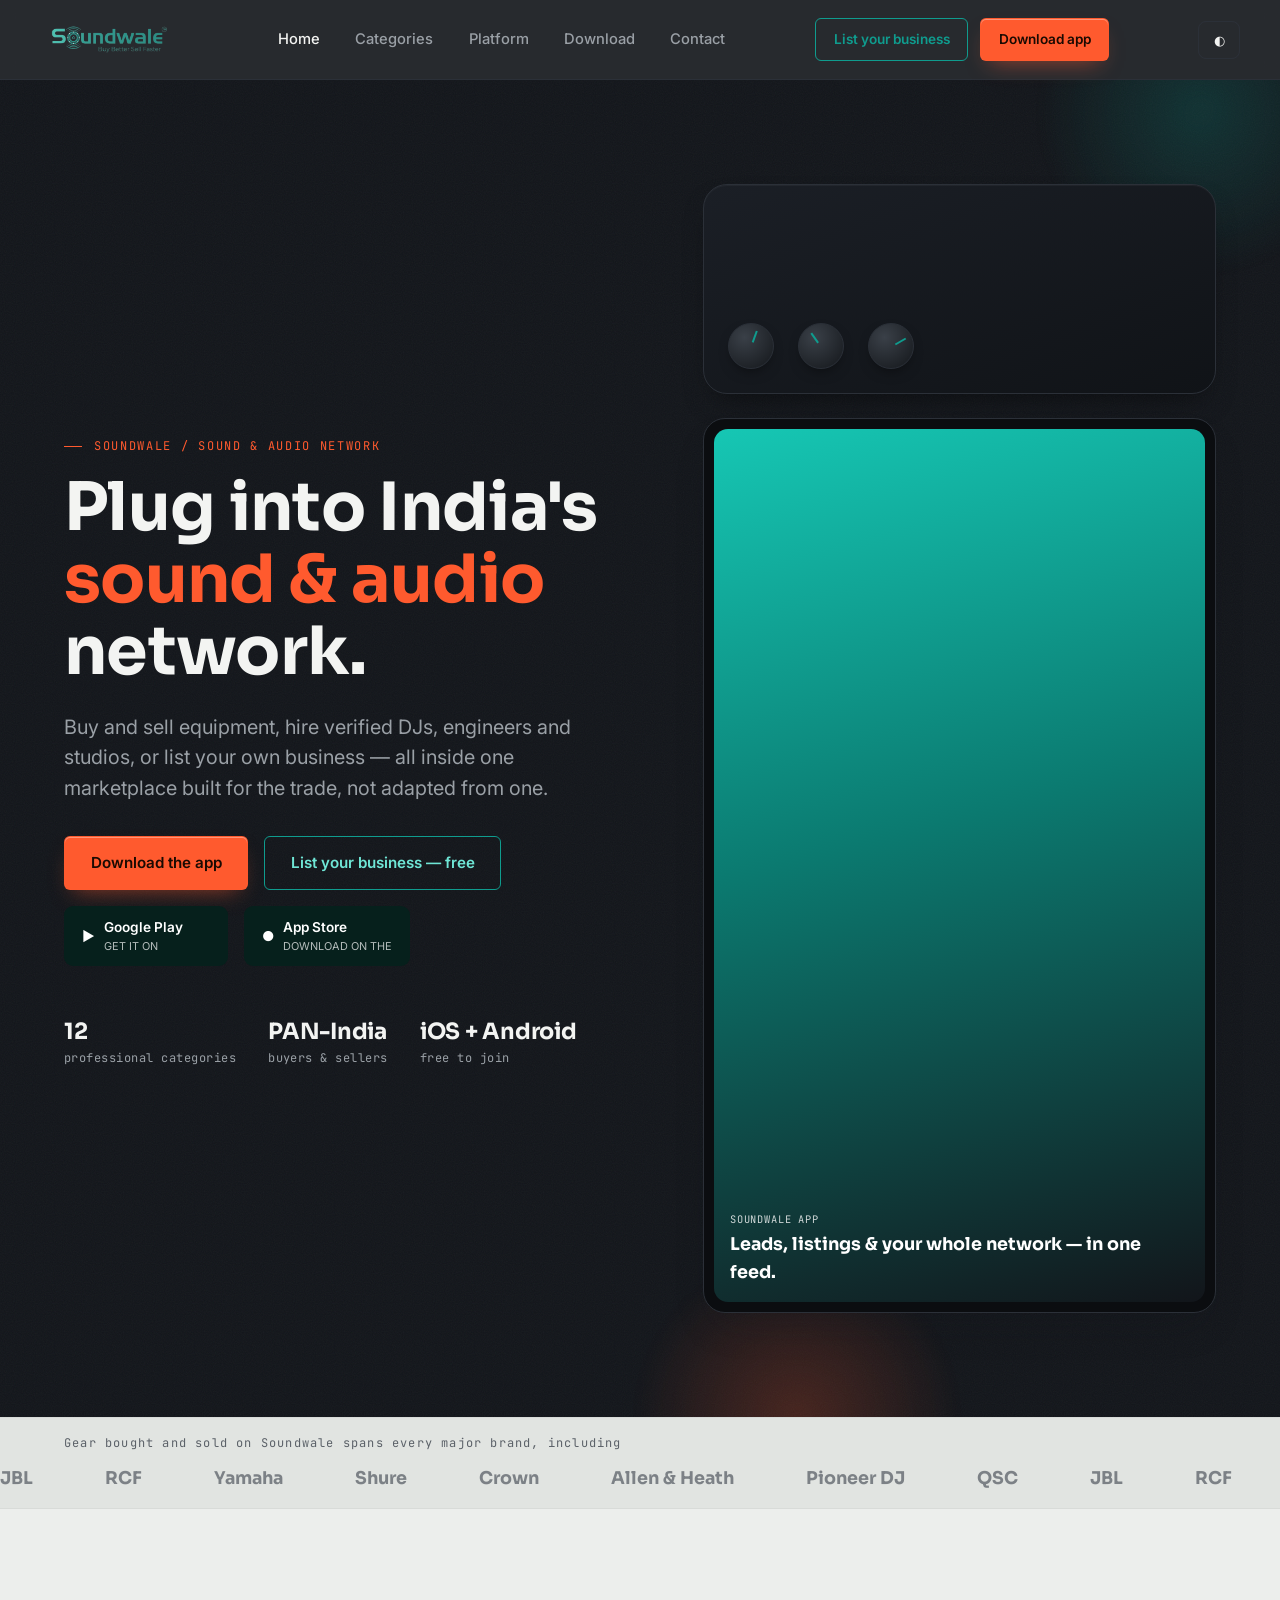
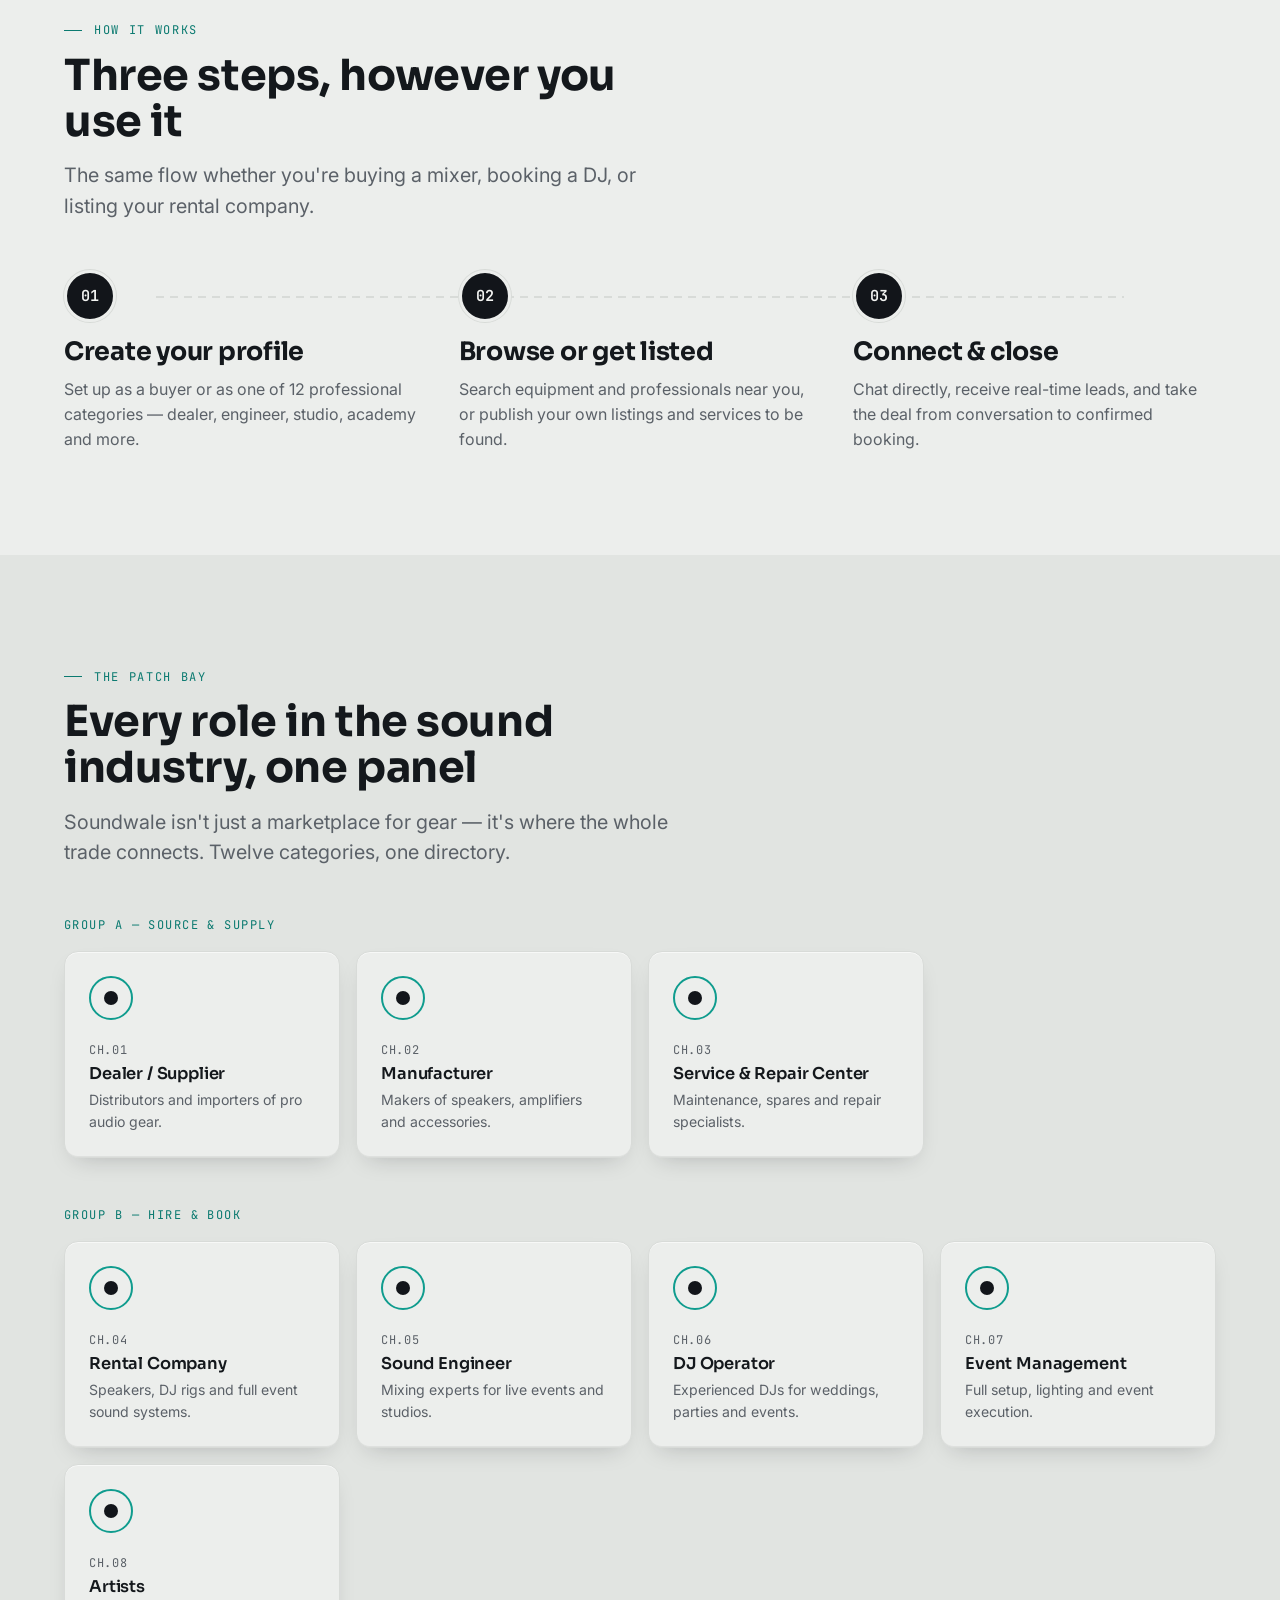
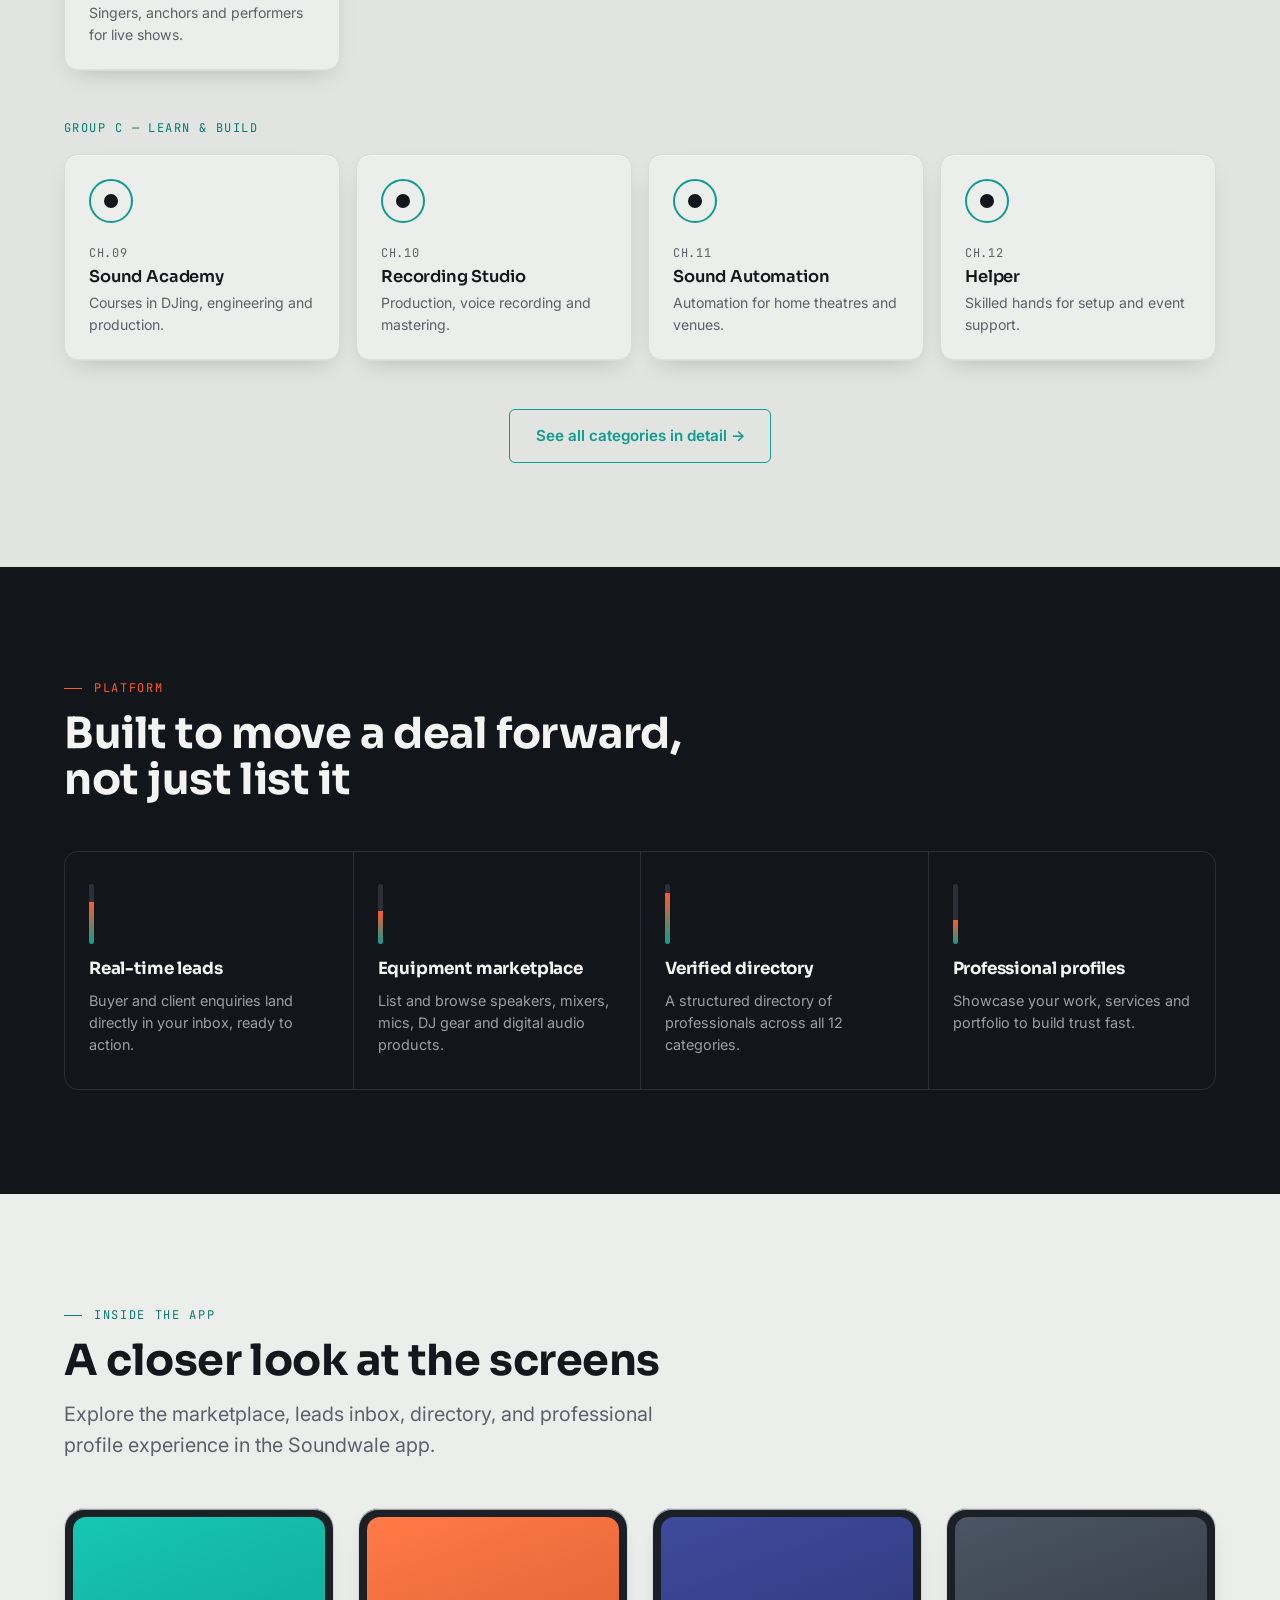
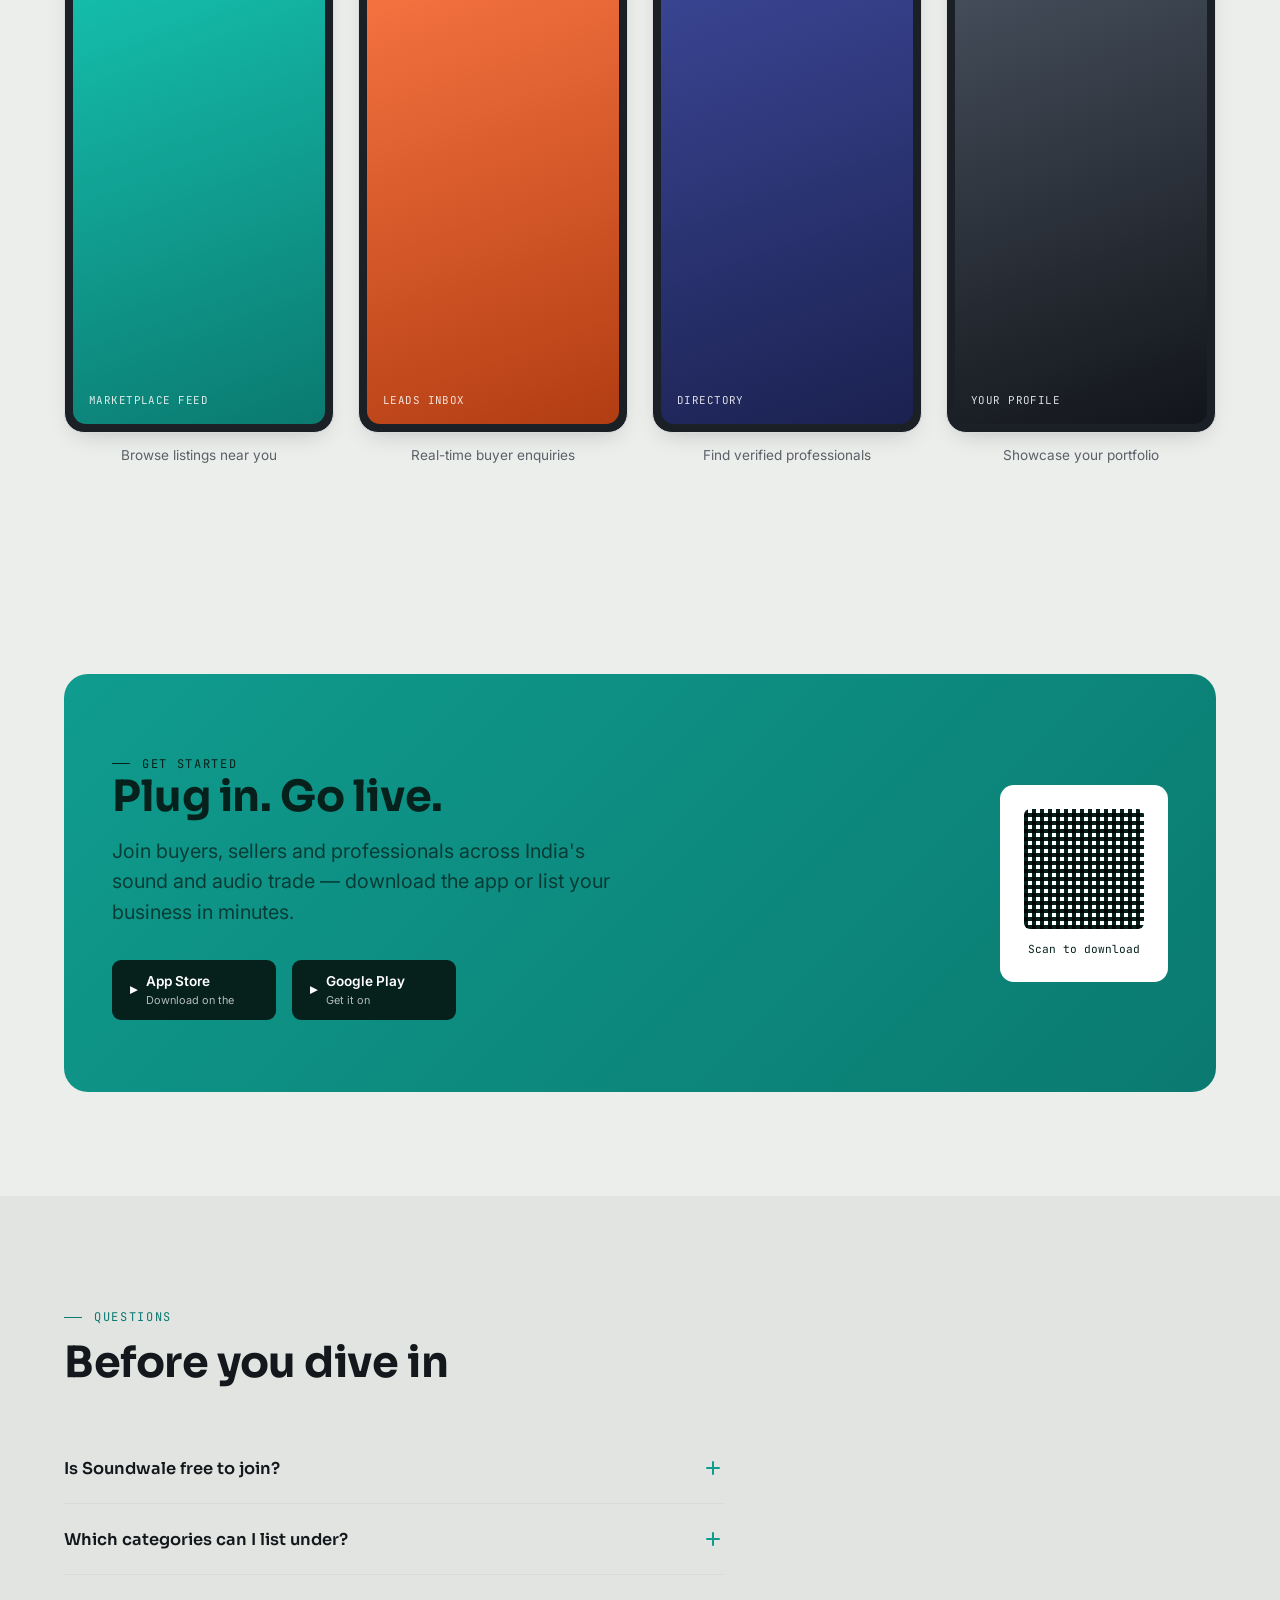
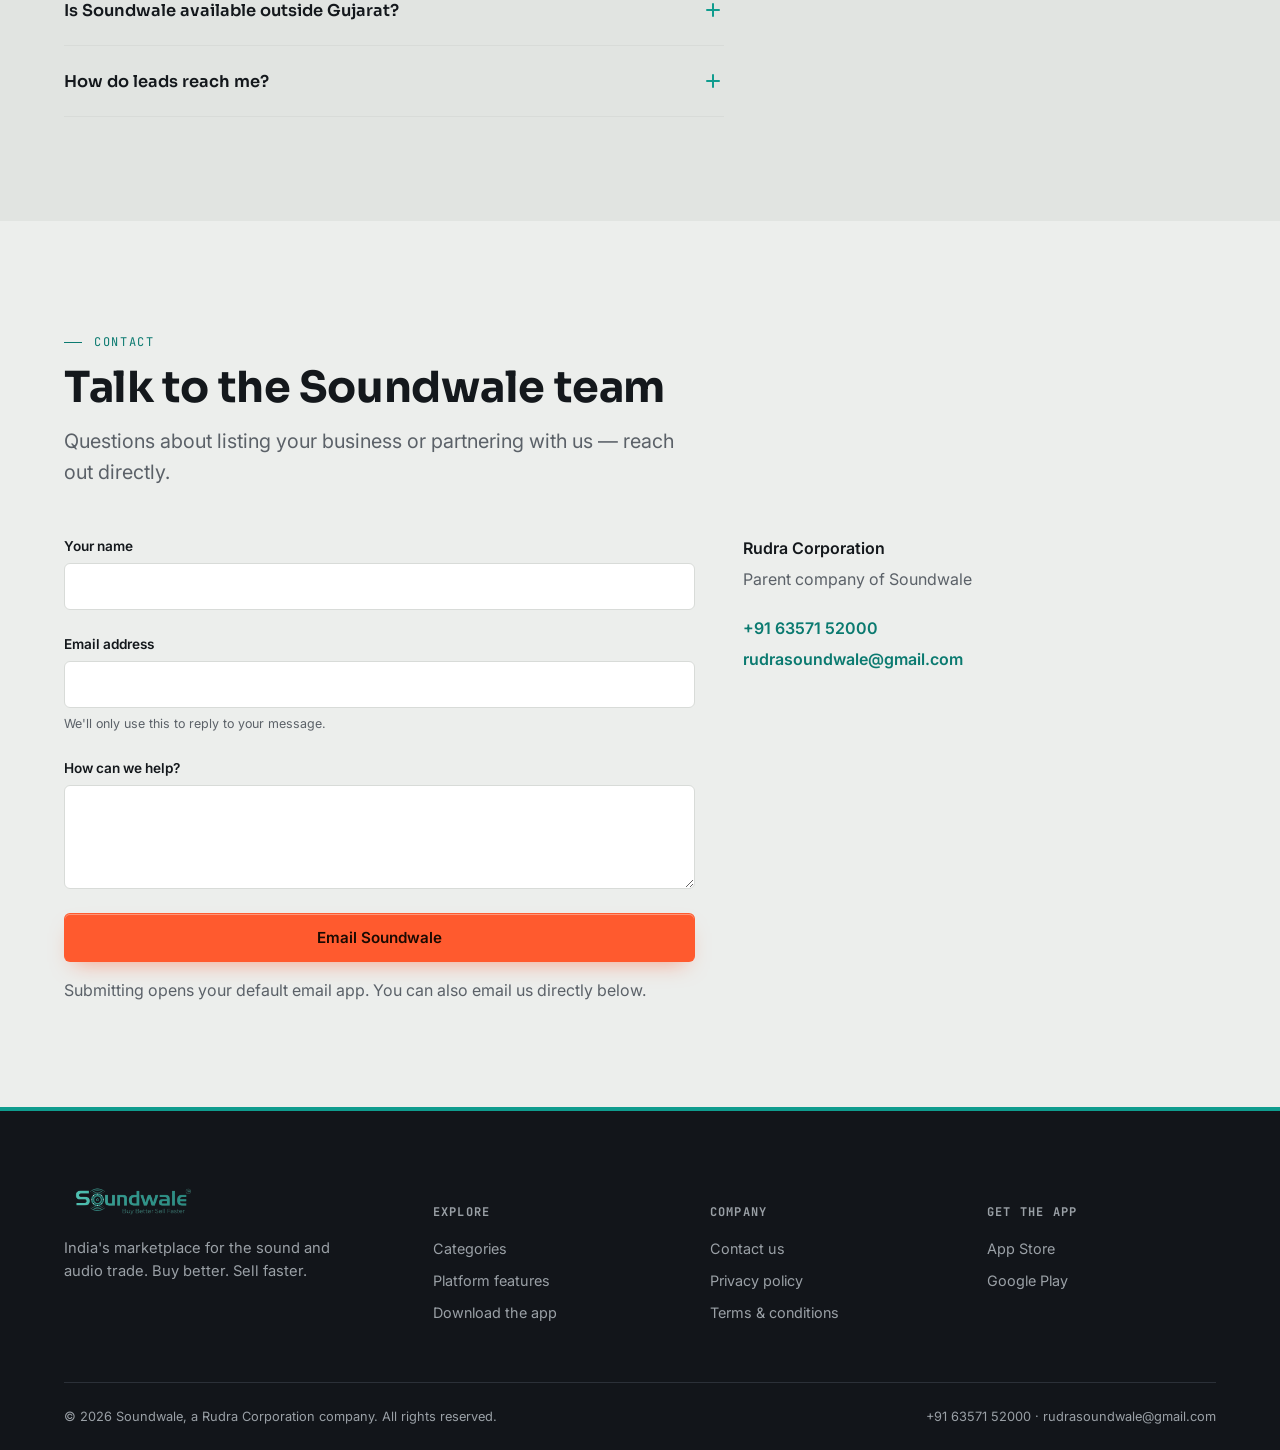
<file: index.html>
<!DOCTYPE html>
<html lang="en" class="no-js">
<head>
<meta charset="UTF-8">
<meta name="viewport" content="width=device-width, initial-scale=1.0">
<title>Soundwale — India's Sound & Audio Marketplace | Buy, Sell, Hire, List</title>
<meta name="description" content="Soundwale is the marketplace built for India's sound and audio trade. Buy and sell equipment, hire verified DJs, engineers and studios, or list your business — all in one app.">
<link rel="preconnect" href="https://fonts.googleapis.com">
<link rel="preconnect" href="https://fonts.gstatic.com" crossorigin>
<link rel="stylesheet" href="https://fonts.googleapis.com/css2?family=Sora:wght@400;500;600;700;800&amp;family=Inter:wght@400;500;600;700&amp;family=JetBrains+Mono:wght@400;500;600&amp;display=swap">
<link rel="stylesheet" href="styles.css">
<link rel="icon" href="soundwale_logo.png" type="image/png">
<meta property="og:image" content="soundwale_logo.png">
<meta name="twitter:card" content="summary">
<script>!function(){document.documentElement.classList.replace('no-js','js');try{document.documentElement.dataset.theme=localStorage.getItem('soundwale-theme')||((matchMedia('(prefers-color-scheme: dark)').matches)?'dark':'light')}catch(e){}}()</script>
</head>
<body>
<a class="skip-link" href="#main">Skip to content</a>

<!-- ============ HEADER ============ -->
<header class="site-header">
  <div class="container nav">
    <a href="index.html" class="nav-brand" aria-label="Soundwale home">
      <span class="nav-brand__mark" hidden>
        <svg viewBox="0 0 24 24" fill="none" xmlns="http://www.w3.org/2000/svg" aria-hidden="true">
          <path d="M4 10v4h3l5 4V6L7 10H4z" fill="#0B0D10"/>
          <path d="M15 9c1 1 1 5 0 6" stroke="#0B0D10" stroke-width="1.6" stroke-linecap="round"/>
          <path d="M17.5 7c2 2 2 8 0 10" stroke="#0B0D10" stroke-width="1.6" stroke-linecap="round" opacity="0.7"/>
        </svg>
      </span>
      <img class="nav-brand__logo" src="soundwale_logo.png" alt="Soundwale" width="320" height="100" fetchpriority="high">
    </a>

    <nav class="nav-links" id="primary-nav" aria-label="Primary">
      <a href="index.html" aria-current="page">Home</a>
      <a href="features.html">Categories</a>
      <a href="features.html#platform">Platform</a>
      <a href="download.html">Download</a>
      <a href="index.html#contact">Contact</a>
      <div class="nav-cta nav-cta--mobile">
        <a class="btn btn--ghost btn--full" href="download.html">List your business</a>
        <a class="btn btn--primary btn--full" href="download.html" style="margin-top:.6rem;">Download app</a>
      </div>
    </nav>

    <div class="nav-cta">
      <a class="btn btn--ghost btn--sm" href="download.html">List your business</a>
      <a class="btn btn--primary btn--sm" href="download.html">Download app</a>
    </div>
    <button class="theme-toggle" type="button" aria-label="Switch to dark theme" aria-pressed="false"><span class="theme-toggle__moon" aria-hidden="true">◐</span><span class="theme-toggle__sun" aria-hidden="true">☀</span></button>

    <button class="nav-toggle" aria-label="Open menu" aria-expanded="false" aria-controls="primary-nav">
      <svg viewBox="0 0 24 24" fill="none" stroke="currentColor" stroke-width="2" stroke-linecap="round"><path d="M3 6h18M3 12h18M3 18h18"/></svg>
    </button>
  </div>
</header>
<div class="nav-scrim"></div>

<main id="main">

  <!-- ============ HERO ============ -->
  <section class="section--dark grain hero">
    <div class="hero-orb hero-orb--one" aria-hidden="true"></div><div class="hero-orb hero-orb--two" aria-hidden="true"></div>
    <div class="container hero-grid">
      <div>
        <span class="eyebrow">Soundwale / Sound &amp; Audio Network</span>
        <h1>Plug into India's <em>sound &amp; audio</em> network.</h1>
        <p class="lead">Buy and sell equipment, hire verified DJs, engineers and studios, or list your own business — all inside one marketplace built for the trade, not adapted from one.</p>
        <div class="hero-cta">
          <a href="download.html" class="btn btn--primary">Download the app</a>
          <a href="download.html#professionals" class="btn btn--ghost">List your business — free</a>
        </div>
        <div class="hero-cta hero-store-links" aria-label="Download Soundwale from your app store">
          <a class="store-badge" href="https://play.google.com/store/apps/details?id=com.soundwale" aria-label="Get Soundwale on Google Play"><span aria-hidden="true">▶</span><span>Google Play<small>GET IT ON</small></span></a>
          <a class="store-badge" href="https://apps.apple.com/us/app/soundwale/id6746194007" aria-label="Download Soundwale on the App Store"><span aria-hidden="true">●</span><span>App Store<small>DOWNLOAD ON THE</small></span></a>
        </div>
        <div class="hero-meta">
          <div class="hero-meta__item"><b>12</b>professional categories</div>
          <div class="hero-meta__item"><b>PAN-India</b>buyers &amp; sellers</div>
          <div class="hero-meta__item"><b>iOS + Android</b>free to join</div>
        </div>
      </div>

      <div class="console-art hero-parallax" aria-hidden="true">
        <div class="console-panel">
          <div class="meter-row">
            <div class="meter-bar"></div><div class="meter-bar"></div><div class="meter-bar"></div><div class="meter-bar"></div>
            <div class="meter-bar"></div><div class="meter-bar"></div><div class="meter-bar"></div><div class="meter-bar"></div>
          </div>
          <div class="knob-row">
            <div class="knob" style="--rot:20deg"></div>
            <div class="knob" style="--rot:-35deg"></div>
            <div class="knob" style="--rot:60deg"></div>
          </div>
        </div>
        <div class="phone-mock">
          <div class="phone-mock__screen">
            <span class="tag">SOUNDWALE APP</span>
            <span class="headline">Leads, listings &amp; your whole network — in one feed.</span>
          </div>
        </div>
      </div>
    </div>
  </section>

  <!-- ============ TRUST STRIP ============ -->
  <div class="trust-strip">
    <div class="container">
      <p class="trust-strip__label">Gear bought and sold on Soundwale spans every major brand, including</p>
    </div>
    <div class="marquee">
      <span>JBL</span><span>RCF</span><span>Yamaha</span><span>Shure</span><span>Crown</span><span>Allen &amp; Heath</span><span>Pioneer DJ</span><span>QSC</span>
      <span aria-hidden="true">JBL</span><span aria-hidden="true">RCF</span><span aria-hidden="true">Yamaha</span><span aria-hidden="true">Shure</span><span aria-hidden="true">Crown</span><span aria-hidden="true">Allen &amp; Heath</span><span aria-hidden="true">Pioneer DJ</span><span aria-hidden="true">QSC</span>
    </div>
  </div>

  <!-- ============ HOW IT WORKS ============ -->
  <section class="section">
    <div class="container">
      <div class="section-head reveal">
        <span class="eyebrow">How it works</span>
        <h2>Three steps, however you use it</h2>
        <p>The same flow whether you're buying a mixer, booking a DJ, or listing your rental company.</p>
      </div>
      <div class="steps reveal">
        <div class="step">
          <div class="step__node">01</div>
          <h3>Create your profile</h3>
          <p>Set up as a buyer or as one of 12 professional categories — dealer, engineer, studio, academy and more.</p>
        </div>
        <div class="step">
          <div class="step__node">02</div>
          <h3>Browse or get listed</h3>
          <p>Search equipment and professionals near you, or publish your own listings and services to be found.</p>
        </div>
        <div class="step">
          <div class="step__node">03</div>
          <h3>Connect &amp; close</h3>
          <p>Chat directly, receive real-time leads, and take the deal from conversation to confirmed booking.</p>
        </div>
      </div>
    </div>
  </section>

  <!-- ============ PATCH BAY — CATEGORIES ============ -->
  <section class="section section--raised" id="categories">
    <div class="container">
      <div class="section-head reveal">
        <span class="eyebrow">The patch bay</span>
        <h2>Every role in the sound industry, one panel</h2>
        <p>Soundwale isn't just a marketplace for gear — it's where the whole trade connects. Twelve categories, one directory.</p>
      </div>

      <div class="patchbay-group reveal">
        <span class="patchbay-group__label">Group A — Source &amp; supply</span>
        <div class="patchbay">
          <article class="jack"><div class="jack__ring"></div><span class="jack__code">CH.01</span><h4>Dealer / Supplier</h4><p>Distributors and importers of pro audio gear.</p></article>
          <article class="jack"><div class="jack__ring"></div><span class="jack__code">CH.02</span><h4>Manufacturer</h4><p>Makers of speakers, amplifiers and accessories.</p></article>
          <article class="jack"><div class="jack__ring"></div><span class="jack__code">CH.03</span><h4>Service &amp; Repair Center</h4><p>Maintenance, spares and repair specialists.</p></article>
        </div>
      </div>

      <div class="patchbay-group reveal">
        <span class="patchbay-group__label">Group B — Hire &amp; book</span>
        <div class="patchbay">
          <article class="jack"><div class="jack__ring"></div><span class="jack__code">CH.04</span><h4>Rental Company</h4><p>Speakers, DJ rigs and full event sound systems.</p></article>
          <article class="jack"><div class="jack__ring"></div><span class="jack__code">CH.05</span><h4>Sound Engineer</h4><p>Mixing experts for live events and studios.</p></article>
          <article class="jack"><div class="jack__ring"></div><span class="jack__code">CH.06</span><h4>DJ Operator</h4><p>Experienced DJs for weddings, parties and events.</p></article>
          <article class="jack"><div class="jack__ring"></div><span class="jack__code">CH.07</span><h4>Event Management</h4><p>Full setup, lighting and event execution.</p></article>
          <article class="jack"><div class="jack__ring"></div><span class="jack__code">CH.08</span><h4>Artists</h4><p>Singers, anchors and performers for live shows.</p></article>
        </div>
      </div>

      <div class="patchbay-group reveal">
        <span class="patchbay-group__label">Group C — Learn &amp; build</span>
        <div class="patchbay">
          <article class="jack"><div class="jack__ring"></div><span class="jack__code">CH.09</span><h4>Sound Academy</h4><p>Courses in DJing, engineering and production.</p></article>
          <article class="jack"><div class="jack__ring"></div><span class="jack__code">CH.10</span><h4>Recording Studio</h4><p>Production, voice recording and mastering.</p></article>
          <article class="jack"><div class="jack__ring"></div><span class="jack__code">CH.11</span><h4>Sound Automation</h4><p>Automation for home theatres and venues.</p></article>
          <article class="jack"><div class="jack__ring"></div><span class="jack__code">CH.12</span><h4>Helper</h4><p>Skilled hands for setup and event support.</p></article>
        </div>
      </div>
      <p class="text-center" style="margin-top:var(--sp-2)"><a href="features.html" class="btn btn--ghost">See all categories in detail →</a></p>
    </div>
  </section>

  <!-- ============ FEATURES — CHANNEL STRIPS ============ -->
  <section class="section--dark section">
    <div class="container">
      <div class="section-head reveal">
        <span class="eyebrow">Platform</span>
        <h2>Built to move a deal forward, not just list it</h2>
      </div>
      <div class="strips reveal">
        <div class="strip"><div class="strip__meter" style="--lvl:70%"></div><h3>Real-time leads</h3><p>Buyer and client enquiries land directly in your inbox, ready to action.</p></div>
        <div class="strip"><div class="strip__meter" style="--lvl:55%"></div><h3>Equipment marketplace</h3><p>List and browse speakers, mixers, mics, DJ gear and digital audio products.</p></div>
        <div class="strip"><div class="strip__meter" style="--lvl:85%"></div><h3>Verified directory</h3><p>A structured directory of professionals across all 12 categories.</p></div>
        <div class="strip"><div class="strip__meter" style="--lvl:40%"></div><h3>Professional profiles</h3><p>Showcase your work, services and portfolio to build trust fast.</p></div>
      </div>
    </div>
  </section>

  <!-- ============ APP SCREENS ============ -->
  <section class="section">
    <div class="container">
      <div class="section-head reveal">
        <span class="eyebrow">Inside the app</span>
        <h2>A closer look at the screens</h2>
        <p>Explore the marketplace, leads inbox, directory, and professional profile experience in the Soundwale app.</p>
      </div>
      <div class="screens reveal">
        <div class="screen-card"><div class="screen-frame"><div class="screen-frame__inner s1"><span>MARKETPLACE FEED</span></div></div><p>Browse listings near you</p></div>
        <div class="screen-card"><div class="screen-frame"><div class="screen-frame__inner s2"><span>LEADS INBOX</span></div></div><p>Real-time buyer enquiries</p></div>
        <div class="screen-card"><div class="screen-frame"><div class="screen-frame__inner s3"><span>DIRECTORY</span></div></div><p>Find verified professionals</p></div>
        <div class="screen-card"><div class="screen-frame"><div class="screen-frame__inner s4"><span>YOUR PROFILE</span></div></div><p>Showcase your portfolio</p></div>
      </div>
    </div>
  </section>

  <!-- ============ DOWNLOAD CTA ============ -->
  <section class="section">
    <div class="container">
      <div class="cta-banner reveal">
        <div>
          <span class="eyebrow" style="color:#06201C;">Get started</span>
          <h2>Plug in. Go live.</h2>
          <p>Join buyers, sellers and professionals across India's sound and audio trade — download the app or list your business in minutes.</p>
          <div class="badges">
            <a class="store-badge" href="https://apps.apple.com/us/app/soundwale/id6746194007"><span>▸<br></span><span>App Store<small>Download on the</small></span></a>
            <a class="store-badge" href="https://play.google.com/store/apps/details?id=com.soundwale"><span>▸</span><span>Google Play<small>Get it on</small></span></a>
          </div>
        </div>
        <div class="qr-block" hidden aria-hidden="true">
          <div class="qr"></div>
          <span>Scan to download</span>
        </div>
      </div>
    </div>
  </section>

  <!-- ============ FAQ ============ -->
  <section class="section section--raised" id="faq">
    <div class="container">
      <div class="section-head reveal">
        <span class="eyebrow">Questions</span>
        <h2>Before you dive in</h2>
      </div>
      <div class="reveal" style="max-width:66ch;">
        <div class="faq-item">
          <button class="faq-q" aria-expanded="false">Is Soundwale free to join?<span class="plus"></span></button>
          <div class="faq-a"><p>Yes — creating a buyer or professional profile and browsing listings is free. Some promoted listing features may carry a fee, shown clearly before you use them.</p></div>
        </div>
        <div class="faq-item">
          <button class="faq-q" aria-expanded="false">Which categories can I list under?<span class="plus"></span></button>
          <div class="faq-a"><p>Twelve categories, from rental companies and dealers to sound engineers, academies and event managers. See the full breakdown on the Categories page.</p></div>
        </div>
        <div class="faq-item">
          <button class="faq-q" aria-expanded="false">Is Soundwale available outside Gujarat?<span class="plus"></span></button>
          <div class="faq-a"><p>Soundwale is built for buyers and professionals across India, with the app available on both iOS and Android.</p></div>
        </div>
        <div class="faq-item">
          <button class="faq-q" aria-expanded="false">How do leads reach me?<span class="plus"></span></button>
          <div class="faq-a"><p>Enquiries from buyers or clients land directly in your in-app leads inbox in real time, so you can respond straight away.</p></div>
        </div>
      </div>
    </div>
  </section>

  <!-- ============ CONTACT ============ -->
  <section class="section" id="contact">
    <div class="container">
      <div class="section-head reveal">
        <span class="eyebrow">Contact</span>
        <h2>Talk to the Soundwale team</h2>
        <p>Questions about listing your business or partnering with us — reach out directly.</p>
      </div>
      <div class="reveal contact-grid">
        <form action="mailto:rudrasoundwale@gmail.com" method="post" enctype="text/plain">
          <div class="field">
            <label for="name">Your name</label>
            <input id="name" name="name" type="text" required>
          </div>
          <div class="field">
            <label for="email">Email address</label>
            <input id="email" name="email" type="email" required>
            <small>We'll only use this to reply to your message.</small>
          </div>
          <div class="field">
            <label for="message">How can we help?</label>
            <textarea id="message" name="message" rows="4" required></textarea>
          </div>
          <button type="submit" class="btn btn--primary btn--full">Email Soundwale</button>
          <p class="form-status">Submitting opens your default email app. You can also email us directly below.</p>
        </form>
        <div class="contact-details">
          <p class="contact-company">Rudra Corporation</p>
          <p class="contact-muted">Parent company of Soundwale</p>
          <p><a class="contact-link" href="tel:+916357152000">+91 63571 52000</a></p>
          <p><a class="contact-link" href="mailto:rudrasoundwale@gmail.com">rudrasoundwale@gmail.com</a></p>
        </div>
      </div>
    </div>
  </section>

</main>

<!-- ============ FOOTER ============ -->
<footer class="site-footer">
  <div class="container">
    <div class="footer-grid">
      <div class="footer-brand">
        <a href="index.html" class="nav-brand" aria-label="Soundwale home">
          <span class="nav-brand__mark" hidden>
            <svg viewBox="0 0 24 24" fill="none" xmlns="http://www.w3.org/2000/svg" aria-hidden="true">
              <path d="M4 10v4h3l5 4V6L7 10H4z" fill="#0B0D10"/>
              <path d="M15 9c1 1 1 5 0 6" stroke="#0B0D10" stroke-width="1.6" stroke-linecap="round"/>
            </svg>
          </span>
          <img class="nav-brand__logo" src="soundwale_logo.png" alt="Soundwale" width="320" height="100" loading="lazy">
        </a>
        <p>India's marketplace for the sound and audio trade. Buy better. Sell faster.</p>
      </div>
      <div class="footer-col">
        <h5>Explore</h5>
        <a href="index.html#categories">Categories</a>
        <a href="features.html">Platform features</a>
        <a href="download.html">Download the app</a>
      </div>
      <div class="footer-col">
        <h5>Company</h5>
        <a href="index.html#contact">Contact us</a>
        <a href="https://soundwale.in/privacy_policy">Privacy policy</a>
        <a href="https://soundwale.in/terms_and_conditions">Terms &amp; conditions</a>
      </div>
      <div class="footer-col">
        <h5>Get the app</h5>
        <a href="https://apps.apple.com/us/app/soundwale/id6746194007">App Store</a>
        <a href="https://play.google.com/store/apps/details?id=com.soundwale">Google Play</a>
      </div>
    </div>
    <div class="footer-bottom">
      <span>© 2026 Soundwale, a Rudra Corporation company. All rights reserved.</span>
      <span>+91 63571 52000 · rudrasoundwale@gmail.com</span>
    </div>
  </div>
</footer>

<script src="script.js"></script>
</body>
</html>
</file>
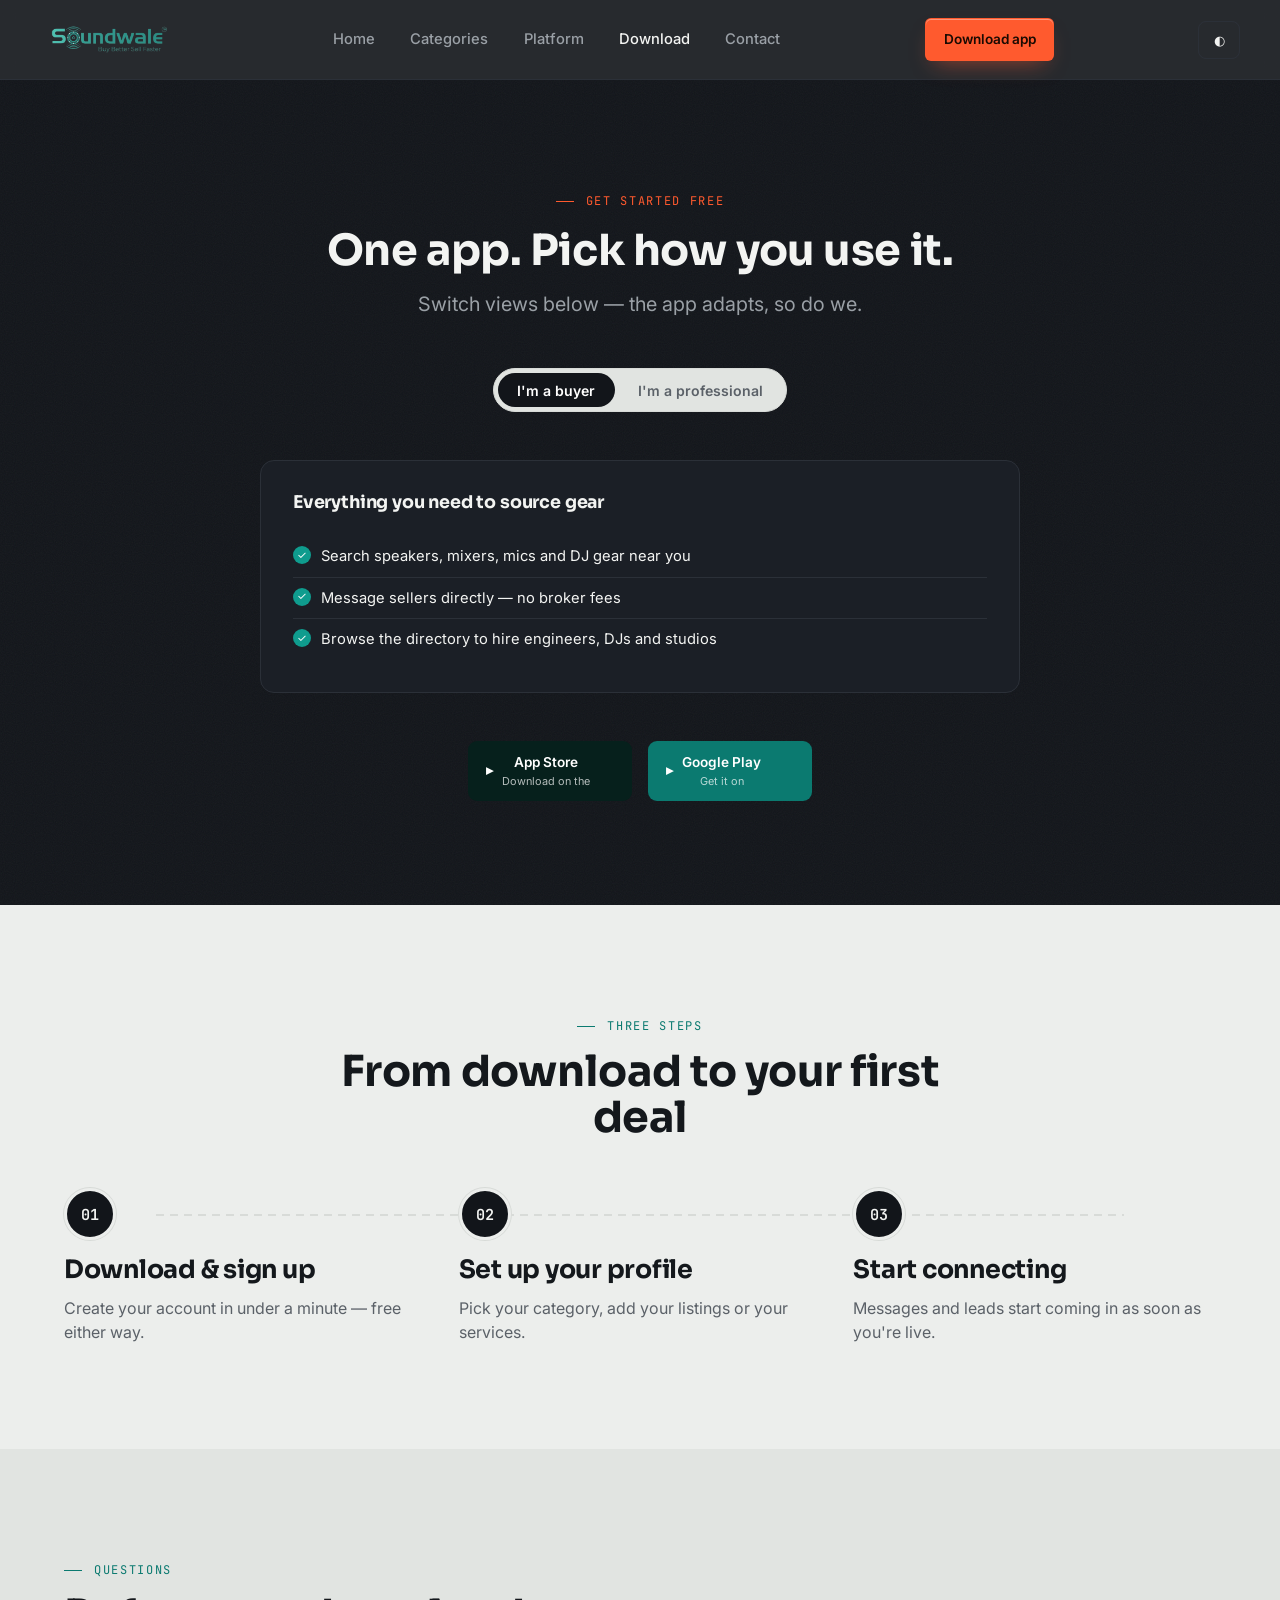
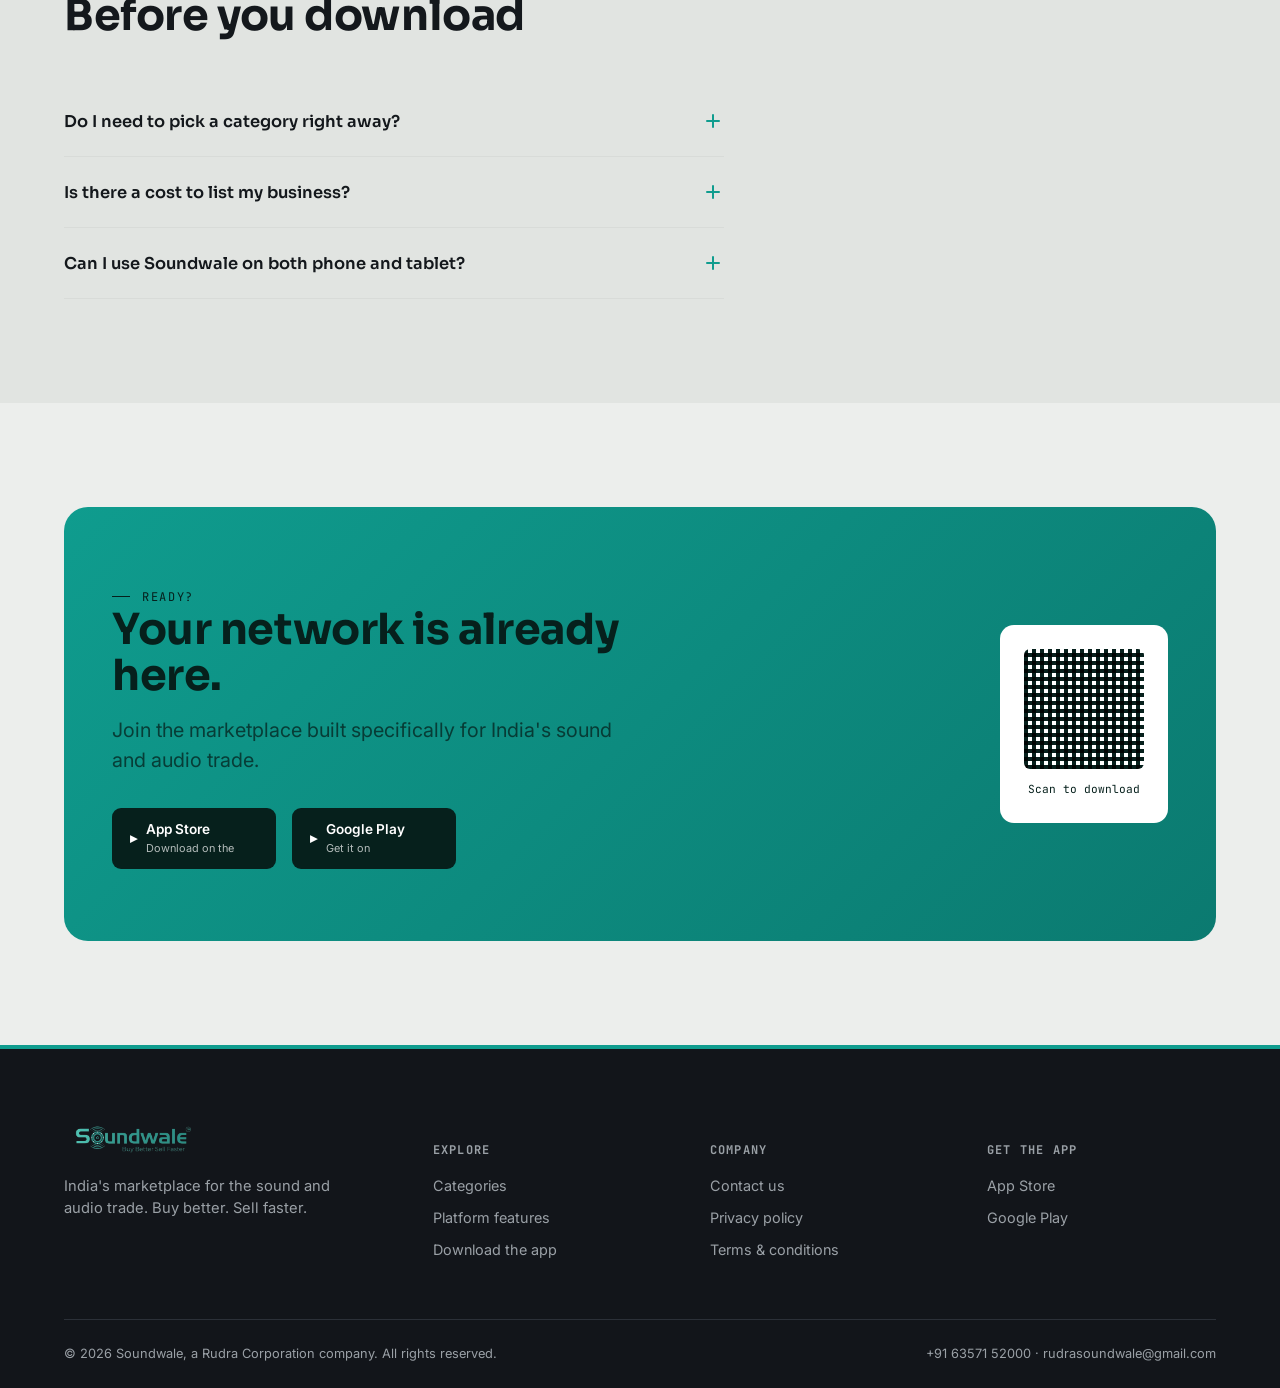
<file: download.html>
<!DOCTYPE html>
<html lang="en" class="no-js">
<head>
<meta charset="UTF-8">
<meta name="viewport" content="width=device-width, initial-scale=1.0">
<title>Download Soundwale — Buy, Sell, Hire &amp; List | Soundwale</title>
<meta name="description" content="Download the Soundwale app to buy and sell sound equipment, hire verified audio professionals, or list your business for free — free for iOS and Android.">
<link rel="preconnect" href="https://fonts.googleapis.com">
<link rel="preconnect" href="https://fonts.gstatic.com" crossorigin>
<link rel="stylesheet" href="https://fonts.googleapis.com/css2?family=Sora:wght@400;500;600;700;800&amp;family=Inter:wght@400;500;600;700&amp;family=JetBrains+Mono:wght@400;500;600&amp;display=swap">
<link rel="stylesheet" href="styles.css">
<link rel="icon" href="soundwale_logo.png" type="image/png">
<meta property="og:image" content="soundwale_logo.png">
<script>!function(){document.documentElement.classList.replace('no-js','js');try{document.documentElement.dataset.theme=localStorage.getItem('soundwale-theme')||((matchMedia('(prefers-color-scheme: dark)').matches)?'dark':'light')}catch(e){}}()</script>
</head>
<body>
<a class="skip-link" href="#main">Skip to content</a>

<header class="site-header">
  <div class="container nav">
    <a href="index.html" class="nav-brand" aria-label="Soundwale home">
      <span class="nav-brand__mark" hidden>
        <svg viewBox="0 0 24 24" fill="none" xmlns="http://www.w3.org/2000/svg" aria-hidden="true">
          <path d="M4 10v4h3l5 4V6L7 10H4z" fill="#0B0D10"/>
          <path d="M15 9c1 1 1 5 0 6" stroke="#0B0D10" stroke-width="1.6" stroke-linecap="round"/>
        </svg>
      </span>
      <img class="nav-brand__logo" src="soundwale_logo.png" alt="Soundwale" width="320" height="100" fetchpriority="high">
    </a>
    <nav class="nav-links" id="primary-nav" aria-label="Primary">
      <a href="index.html">Home</a>
      <a href="features.html">Categories</a>
      <a href="features.html#platform">Platform</a>
      <a href="download.html" aria-current="page">Download</a>
      <a href="index.html#contact">Contact</a>
    </nav>
    <div class="nav-cta">
      <a class="btn btn--primary btn--sm" href="#get">Download app</a>
    </div>
    <button class="theme-toggle" type="button" aria-label="Switch to dark theme" aria-pressed="false"><span class="theme-toggle__moon" aria-hidden="true">◐</span><span class="theme-toggle__sun" aria-hidden="true">☀</span></button>
    <button class="nav-toggle" aria-label="Open menu" aria-expanded="false" aria-controls="primary-nav">
      <svg viewBox="0 0 24 24" fill="none" stroke="currentColor" stroke-width="2" stroke-linecap="round"><path d="M3 6h18M3 12h18M3 18h18"/></svg>
    </button>
  </div>
</header>
<div class="nav-scrim"></div>

<main id="main">

  <!-- ============ HERO w/ AUDIENCE TOGGLE ============ -->
  <section class="section--dark grain hero" id="get">
    <div class="container">
      <div class="text-center reveal" style="max-width:640px; margin:0 auto;">
        <span class="eyebrow" style="justify-content:center;">Get started free</span>
        <h1 style="font-size:var(--fs-h2); margin-top:var(--sp-3);">One app. Pick how you use it.</h1>
        <p class="lead" style="margin:var(--sp-3) auto 0;">Switch views below — the app adapts, so do we.</p>

        <div class="audience-toggle mt-6" role="tablist" aria-label="Choose your audience">
          <button id="audience-tab-buyer" role="tab" data-audience="buyer" aria-selected="true" aria-controls="audience-panel-buyer">I'm a buyer</button>
          <button id="professionals" role="tab" data-audience="pro" aria-selected="false" aria-controls="audience-panel-pro" tabindex="-1">I'm a professional</button>
        </div>
      </div>

      <div class="reveal" style="max-width:760px; margin: var(--sp-6) auto 0;">
        <div id="audience-panel-buyer" class="audience-panel" data-audience-panel="buyer" role="tabpanel" aria-labelledby="audience-tab-buyer">
          <div class="compare-col" style="background:var(--ink-2); border-color:var(--line-dark);">
            <h3 style="color:var(--dark-text);">Everything you need to source gear</h3>
            <ul>
              <li style="border-color:var(--line-dark); color:var(--dark-text);"><span class="check"></span>Search speakers, mixers, mics and DJ gear near you</li>
              <li style="border-color:var(--line-dark); color:var(--dark-text);"><span class="check"></span>Message sellers directly — no broker fees</li>
              <li style="border-color:var(--line-dark); color:var(--dark-text);"><span class="check"></span>Browse the directory to hire engineers, DJs and studios</li>
            </ul>
          </div>
        </div>
        <div id="audience-panel-pro" class="audience-panel" data-audience-panel="pro" role="tabpanel" aria-labelledby="professionals" hidden>
          <div class="compare-col" style="background:var(--ink-2); border-color:var(--line-dark);">
            <h3 style="color:var(--dark-text);">Everything you need to get booked</h3>
            <ul>
              <li style="border-color:var(--line-dark); color:var(--dark-text);"><span class="check"></span>Real-time leads sent straight to your inbox</li>
              <li style="border-color:var(--line-dark); color:var(--dark-text);"><span class="check"></span>A profile built to show your portfolio and pricing</li>
              <li style="border-color:var(--line-dark); color:var(--dark-text);"><span class="check"></span>Listed under the exact category clients search for</li>
            </ul>
          </div>
        </div>
      </div>

      <div class="text-center reveal" style="margin-top:var(--sp-6);">
        <div class="hero-cta" style="justify-content:center;">
          <a class="store-badge" href="https://apps.apple.com/us/app/soundwale/id6746194007"><span>▸</span><span>App Store<small>Download on the</small></span></a>
          <a class="store-badge" href="https://play.google.com/store/apps/details?id=com.soundwale" style="background:var(--console-2);"><span>▸</span><span>Google Play<small>Get it on</small></span></a>
        </div>
      </div>
    </div>
  </section>

  <!-- ============ STEPS RECAP ============ -->
  <section class="section">
    <div class="container">
      <div class="section-head center reveal" style="margin-left:auto; margin-right:auto;">
        <span class="eyebrow" style="justify-content:center;">Three steps</span>
        <h2>From download to your first deal</h2>
      </div>
      <div class="steps reveal">
        <div class="step"><div class="step__node">01</div><h3>Download &amp; sign up</h3><p>Create your account in under a minute — free either way.</p></div>
        <div class="step"><div class="step__node">02</div><h3>Set up your profile</h3><p>Pick your category, add your listings or your services.</p></div>
        <div class="step"><div class="step__node">03</div><h3>Start connecting</h3><p>Messages and leads start coming in as soon as you're live.</p></div>
      </div>
    </div>
  </section>

  <!-- ============ FAQ ============ -->
  <section class="section section--raised">
    <div class="container">
      <div class="section-head reveal">
        <span class="eyebrow">Questions</span>
        <h2>Before you download</h2>
      </div>
      <div class="reveal" style="max-width:66ch;">
        <div class="faq-item">
          <button class="faq-q" aria-expanded="false">Do I need to pick a category right away?<span class="plus"></span></button>
          <div class="faq-a"><p>No — you can join as a buyer first and add a professional category later from your profile settings.</p></div>
        </div>
        <div class="faq-item">
          <button class="faq-q" aria-expanded="false">Is there a cost to list my business?<span class="plus"></span></button>
          <div class="faq-a"><p>Creating a professional profile and listing is free. Optional promoted placements are clearly marked with their cost before you opt in.</p></div>
        </div>
        <div class="faq-item">
          <button class="faq-q" aria-expanded="false">Can I use Soundwale on both phone and tablet?<span class="plus"></span></button>
          <div class="faq-a"><p>Yes — the app works across phones and tablets on both iOS and Android.</p></div>
        </div>
      </div>
    </div>
  </section>

  <!-- ============ FINAL CTA ============ -->
  <section class="section">
    <div class="container">
      <div class="cta-banner reveal">
        <div>
          <span class="eyebrow" style="color:#06201C;">Ready?</span>
          <h2>Your network is already here.</h2>
          <p>Join the marketplace built specifically for India's sound and audio trade.</p>
          <div class="badges">
            <a class="store-badge" href="https://apps.apple.com/us/app/soundwale/id6746194007"><span>▸</span><span>App Store<small>Download on the</small></span></a>
            <a class="store-badge" href="https://play.google.com/store/apps/details?id=com.soundwale"><span>▸</span><span>Google Play<small>Get it on</small></span></a>
          </div>
        </div>
        <div class="qr-block" hidden aria-hidden="true">
          <div class="qr"></div>
          <span>Scan to download</span>
        </div>
      </div>
    </div>
  </section>

</main>

<footer class="site-footer">
  <div class="container">
    <div class="footer-grid">
      <div class="footer-brand">
        <a href="index.html" class="nav-brand" aria-label="Soundwale home">
          <span class="nav-brand__mark" hidden>
            <svg viewBox="0 0 24 24" fill="none" xmlns="http://www.w3.org/2000/svg" aria-hidden="true">
              <path d="M4 10v4h3l5 4V6L7 10H4z" fill="#0B0D10"/>
              <path d="M15 9c1 1 1 5 0 6" stroke="#0B0D10" stroke-width="1.6" stroke-linecap="round"/>
            </svg>
          </span>
          <img class="nav-brand__logo" src="soundwale_logo.png" alt="Soundwale" width="320" height="100" loading="lazy">
        </a>
        <p>India's marketplace for the sound and audio trade. Buy better. Sell faster.</p>
      </div>
      <div class="footer-col">
        <h5>Explore</h5>
        <a href="index.html#categories">Categories</a>
        <a href="features.html">Platform features</a>
        <a href="download.html">Download the app</a>
      </div>
      <div class="footer-col">
        <h5>Company</h5>
        <a href="index.html#contact">Contact us</a>
        <a href="https://soundwale.in/privacy_policy">Privacy policy</a>
        <a href="https://soundwale.in/terms_and_conditions">Terms &amp; conditions</a>
      </div>
      <div class="footer-col">
        <h5>Get the app</h5>
        <a href="https://apps.apple.com/us/app/soundwale/id6746194007">App Store</a>
        <a href="https://play.google.com/store/apps/details?id=com.soundwale">Google Play</a>
      </div>
    </div>
    <div class="footer-bottom">
      <span>© 2026 Soundwale, a Rudra Corporation company. All rights reserved.</span>
      <span>+91 63571 52000 · rudrasoundwale@gmail.com</span>
    </div>
  </div>
</footer>

<script src="script.js"></script>
</body>
</html>
</file>
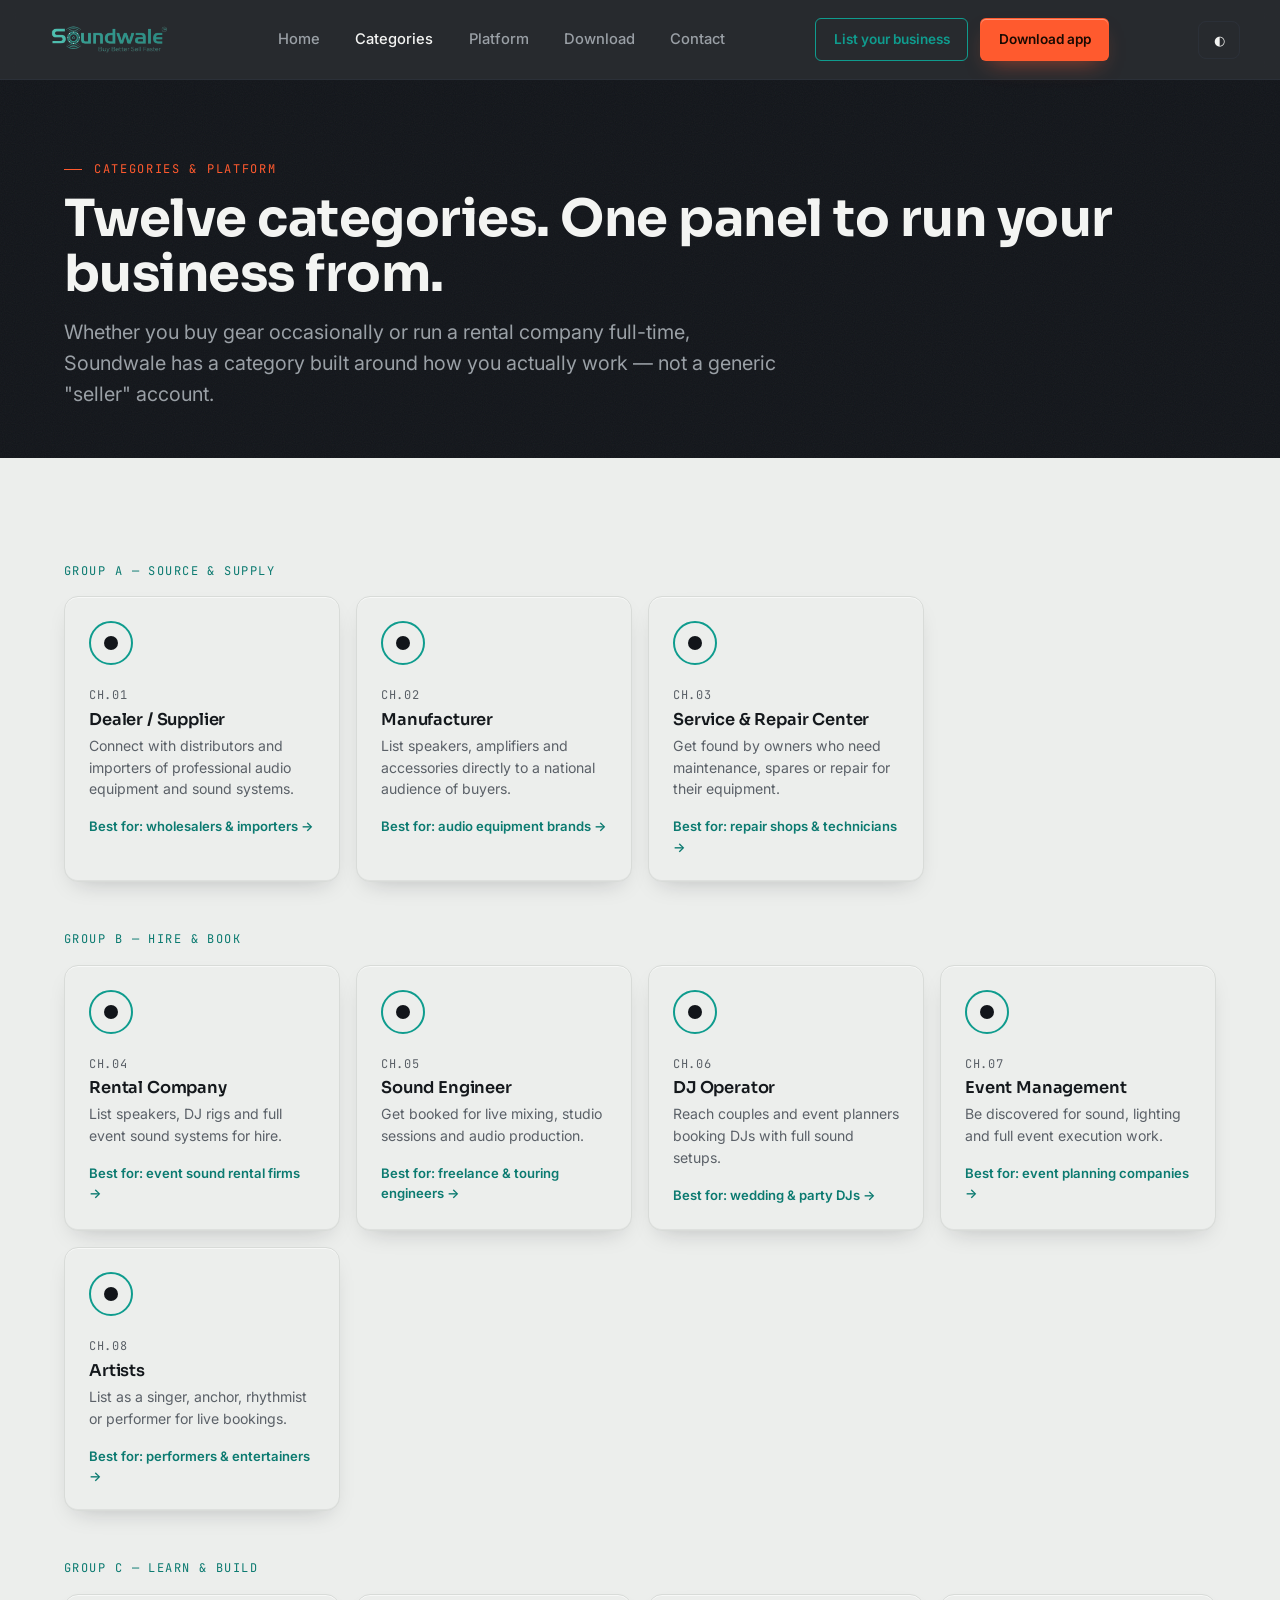
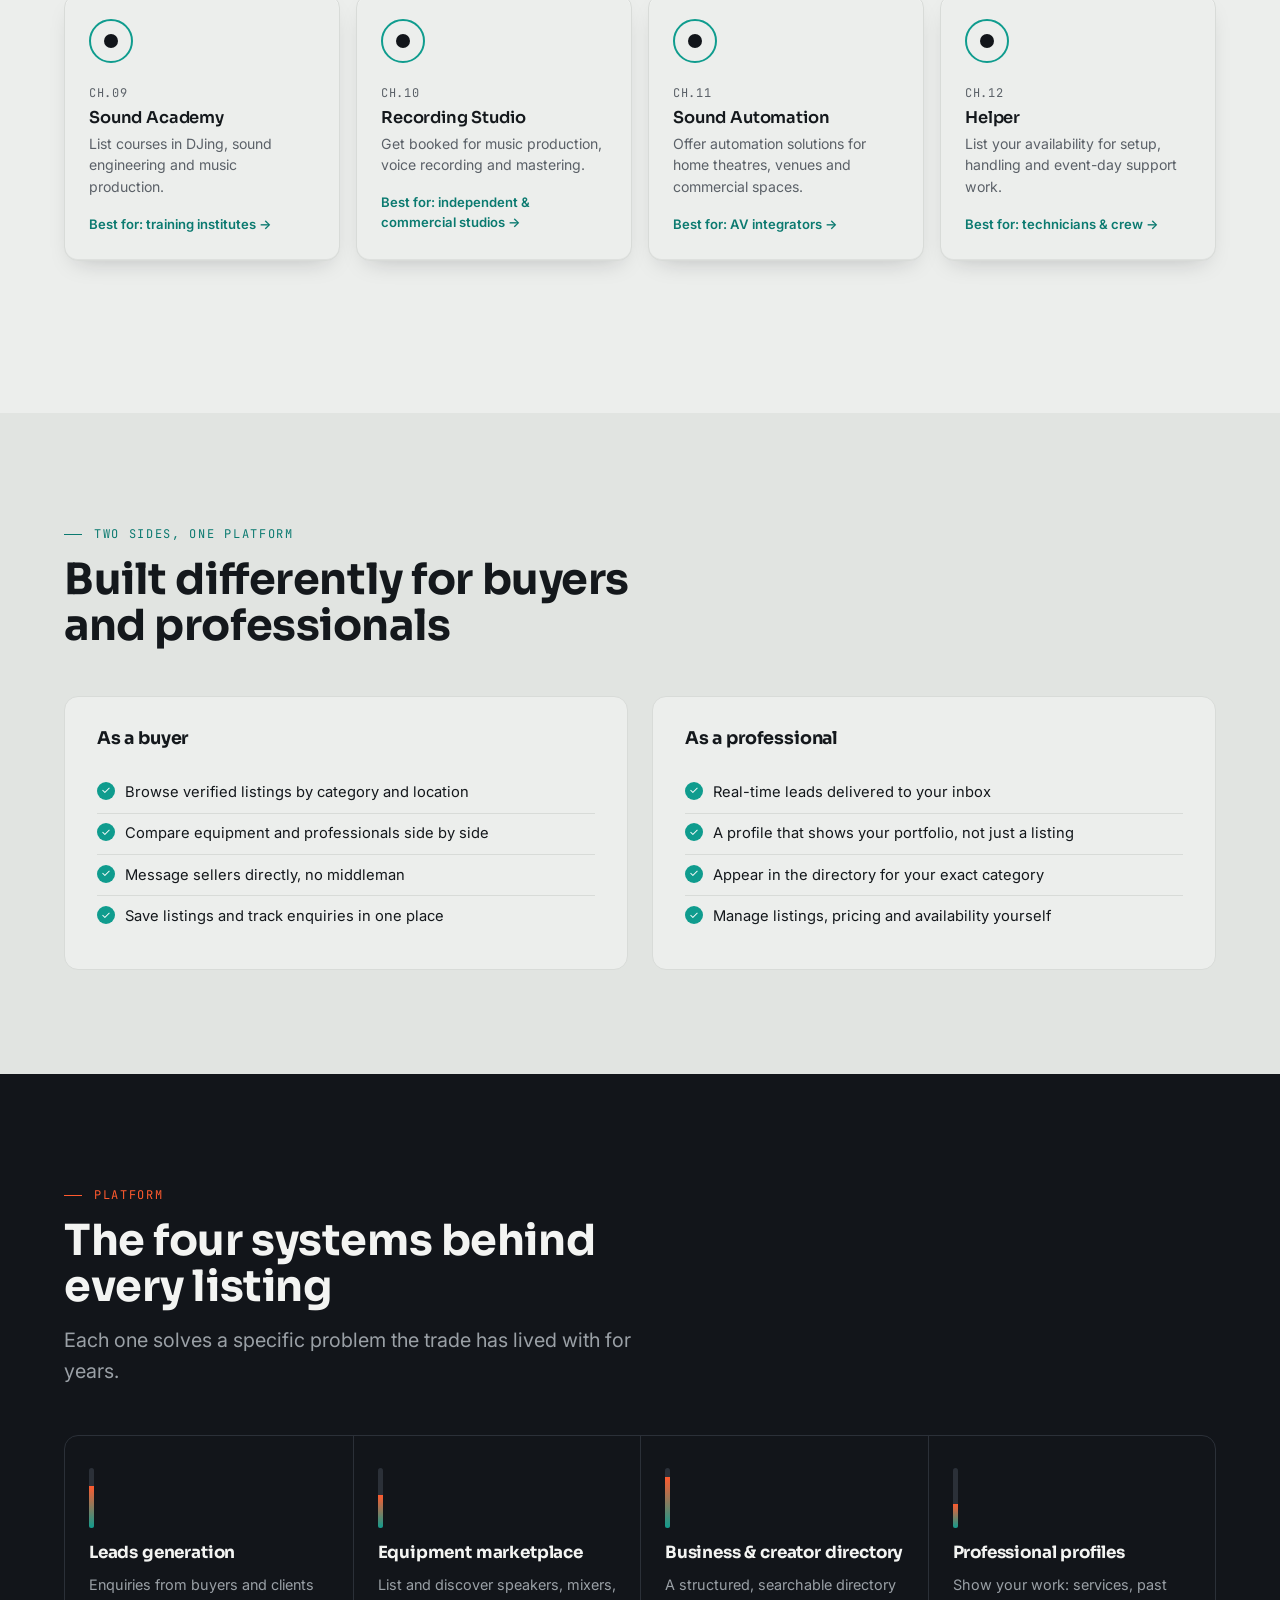
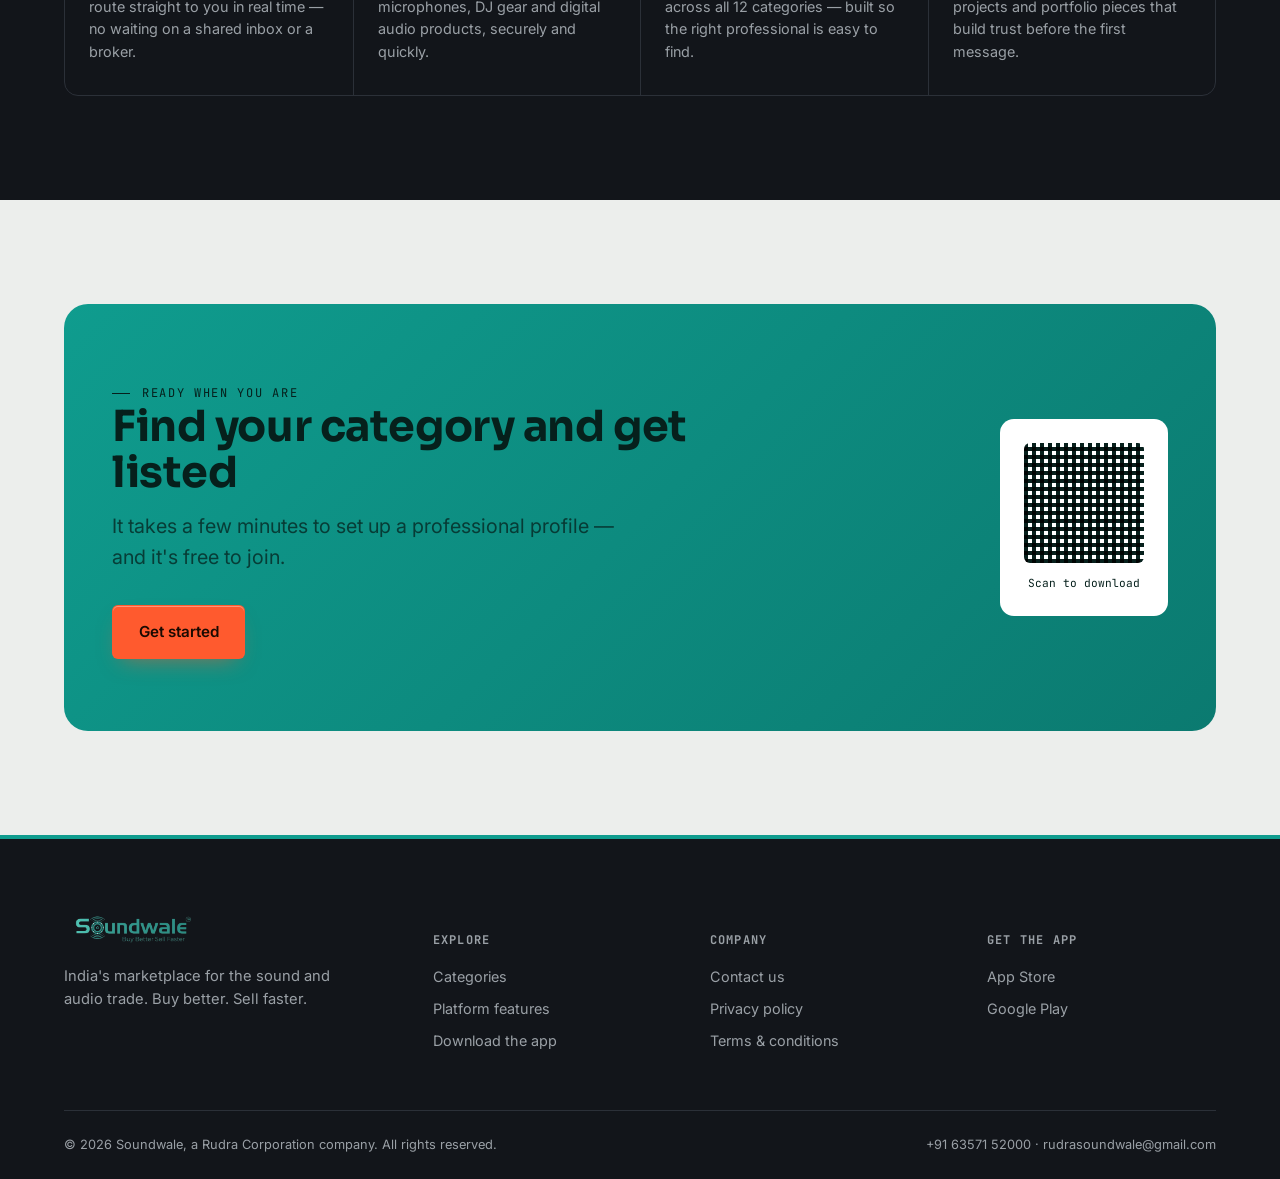
<file: features.html>
<!DOCTYPE html>
<html lang="en" class="no-js">
<head>
<meta charset="UTF-8">
<meta name="viewport" content="width=device-width, initial-scale=1.0">
<title>Categories & Platform Features | Soundwale</title>
<meta name="description" content="Explore all 12 professional categories on Soundwale — rental companies, sound engineers, DJs, dealers, studios and more — plus the platform features behind every listing.">
<link rel="preconnect" href="https://fonts.googleapis.com">
<link rel="preconnect" href="https://fonts.gstatic.com" crossorigin>
<link rel="stylesheet" href="https://fonts.googleapis.com/css2?family=Sora:wght@400;500;600;700;800&amp;family=Inter:wght@400;500;600;700&amp;family=JetBrains+Mono:wght@400;500;600&amp;display=swap">
<link rel="stylesheet" href="styles.css">
<link rel="icon" href="soundwale_logo.png" type="image/png">
<meta property="og:image" content="soundwale_logo.png">
<script>!function(){document.documentElement.classList.replace('no-js','js');try{document.documentElement.dataset.theme=localStorage.getItem('soundwale-theme')||((matchMedia('(prefers-color-scheme: dark)').matches)?'dark':'light')}catch(e){}}()</script>
</head>
<body>
<a class="skip-link" href="#main">Skip to content</a>

<!-- ============ HEADER ============ -->
<header class="site-header">
  <div class="container nav">
    <a href="index.html" class="nav-brand" aria-label="Soundwale home">
      <span class="nav-brand__mark" hidden>
        <svg viewBox="0 0 24 24" fill="none" xmlns="http://www.w3.org/2000/svg" aria-hidden="true">
          <path d="M4 10v4h3l5 4V6L7 10H4z" fill="#0B0D10"/>
          <path d="M15 9c1 1 1 5 0 6" stroke="#0B0D10" stroke-width="1.6" stroke-linecap="round"/>
        </svg>
      </span>
      <img class="nav-brand__logo" src="soundwale_logo.png" alt="Soundwale" width="320" height="100" fetchpriority="high">
    </a>
    <nav class="nav-links" id="primary-nav" aria-label="Primary">
      <a href="index.html">Home</a>
      <a href="features.html" aria-current="page">Categories</a>
      <a href="features.html#platform">Platform</a>
      <a href="download.html">Download</a>
      <a href="index.html#contact">Contact</a>
      <div class="nav-cta nav-cta--mobile">
        <a class="btn btn--ghost btn--full" href="download.html">List your business</a>
        <a class="btn btn--primary btn--full" href="download.html" style="margin-top:.6rem;">Download app</a>
      </div>
    </nav>
    <div class="nav-cta">
      <a class="btn btn--ghost btn--sm" href="download.html">List your business</a>
      <a class="btn btn--primary btn--sm" href="download.html">Download app</a>
    </div>
    <button class="theme-toggle" type="button" aria-label="Switch to dark theme" aria-pressed="false"><span class="theme-toggle__moon" aria-hidden="true">◐</span><span class="theme-toggle__sun" aria-hidden="true">☀</span></button>
    <button class="nav-toggle" aria-label="Open menu" aria-expanded="false" aria-controls="primary-nav">
      <svg viewBox="0 0 24 24" fill="none" stroke="currentColor" stroke-width="2" stroke-linecap="round"><path d="M3 6h18M3 12h18M3 18h18"/></svg>
    </button>
  </div>
</header>
<div class="nav-scrim"></div>

<main id="main">

  <!-- ============ PAGE HERO ============ -->
  <section class="section--dark grain page-hero">
    <div class="container">
      <span class="eyebrow">Categories &amp; platform</span>
      <h1>Twelve categories. One panel to run your business from.</h1>
      <p>Whether you buy gear occasionally or run a rental company full-time, Soundwale has a category built around how you actually work — not a generic "seller" account.</p>
    </div>
  </section>

  <!-- ============ FULL PATCH BAY ============ -->
  <section class="section" id="categories">
    <div class="container">

      <div class="patchbay-group reveal">
        <span class="patchbay-group__label">Group A — Source &amp; supply</span>
        <div class="patchbay">
          <article class="jack">
            <div class="jack__ring"></div><span class="jack__code">CH.01</span>
            <h4>Dealer / Supplier</h4>
            <p>Connect with distributors and importers of professional audio equipment and sound systems.</p>
            <span class="jack__cta">Best for: wholesalers &amp; importers →</span>
          </article>
          <article class="jack">
            <div class="jack__ring"></div><span class="jack__code">CH.02</span>
            <h4>Manufacturer</h4>
            <p>List speakers, amplifiers and accessories directly to a national audience of buyers.</p>
            <span class="jack__cta">Best for: audio equipment brands →</span>
          </article>
          <article class="jack">
            <div class="jack__ring"></div><span class="jack__code">CH.03</span>
            <h4>Service &amp; Repair Center</h4>
            <p>Get found by owners who need maintenance, spares or repair for their equipment.</p>
            <span class="jack__cta">Best for: repair shops &amp; technicians →</span>
          </article>
        </div>
      </div>

      <div class="patchbay-group reveal">
        <span class="patchbay-group__label">Group B — Hire &amp; book</span>
        <div class="patchbay">
          <article class="jack"><div class="jack__ring"></div><span class="jack__code">CH.04</span><h4>Rental Company</h4><p>List speakers, DJ rigs and full event sound systems for hire.</p><span class="jack__cta">Best for: event sound rental firms →</span></article>
          <article class="jack"><div class="jack__ring"></div><span class="jack__code">CH.05</span><h4>Sound Engineer</h4><p>Get booked for live mixing, studio sessions and audio production.</p><span class="jack__cta">Best for: freelance &amp; touring engineers →</span></article>
          <article class="jack"><div class="jack__ring"></div><span class="jack__code">CH.06</span><h4>DJ Operator</h4><p>Reach couples and event planners booking DJs with full sound setups.</p><span class="jack__cta">Best for: wedding &amp; party DJs →</span></article>
          <article class="jack"><div class="jack__ring"></div><span class="jack__code">CH.07</span><h4>Event Management</h4><p>Be discovered for sound, lighting and full event execution work.</p><span class="jack__cta">Best for: event planning companies →</span></article>
          <article class="jack"><div class="jack__ring"></div><span class="jack__code">CH.08</span><h4>Artists</h4><p>List as a singer, anchor, rhythmist or performer for live bookings.</p><span class="jack__cta">Best for: performers &amp; entertainers →</span></article>
        </div>
      </div>

      <div class="patchbay-group reveal">
        <span class="patchbay-group__label">Group C — Learn &amp; build</span>
        <div class="patchbay">
          <article class="jack"><div class="jack__ring"></div><span class="jack__code">CH.09</span><h4>Sound Academy</h4><p>List courses in DJing, sound engineering and music production.</p><span class="jack__cta">Best for: training institutes →</span></article>
          <article class="jack"><div class="jack__ring"></div><span class="jack__code">CH.10</span><h4>Recording Studio</h4><p>Get booked for music production, voice recording and mastering.</p><span class="jack__cta">Best for: independent &amp; commercial studios →</span></article>
          <article class="jack"><div class="jack__ring"></div><span class="jack__code">CH.11</span><h4>Sound Automation</h4><p>Offer automation solutions for home theatres, venues and commercial spaces.</p><span class="jack__cta">Best for: AV integrators →</span></article>
          <article class="jack"><div class="jack__ring"></div><span class="jack__code">CH.12</span><h4>Helper</h4><p>List your availability for setup, handling and event-day support work.</p><span class="jack__cta">Best for: technicians &amp; crew →</span></article>
        </div>
      </div>

    </div>
  </section>

  <!-- ============ BUYER VS PROFESSIONAL COMPARE ============ -->
  <section class="section section--raised">
    <div class="container">
      <div class="section-head reveal">
        <span class="eyebrow">Two sides, one platform</span>
        <h2>Built differently for buyers and professionals</h2>
      </div>
      <div class="compare reveal">
        <div class="compare-col">
          <h3>As a buyer</h3>
          <ul>
            <li><span class="check"></span>Browse verified listings by category and location</li>
            <li><span class="check"></span>Compare equipment and professionals side by side</li>
            <li><span class="check"></span>Message sellers directly, no middleman</li>
            <li><span class="check"></span>Save listings and track enquiries in one place</li>
          </ul>
        </div>
        <div class="compare-col">
          <h3>As a professional</h3>
          <ul>
            <li><span class="check"></span>Real-time leads delivered to your inbox</li>
            <li><span class="check"></span>A profile that shows your portfolio, not just a listing</li>
            <li><span class="check"></span>Appear in the directory for your exact category</li>
            <li><span class="check"></span>Manage listings, pricing and availability yourself</li>
          </ul>
        </div>
      </div>
    </div>
  </section>

  <!-- ============ PLATFORM FEATURES DETAIL ============ -->
  <section class="section--dark section" id="platform">
    <div class="container">
      <div class="section-head reveal">
        <span class="eyebrow">Platform</span>
        <h2>The four systems behind every listing</h2>
        <p>Each one solves a specific problem the trade has lived with for years.</p>
      </div>
      <div class="strips reveal">
        <div class="strip">
          <div class="strip__meter" style="--lvl:70%"></div>
          <h3>Leads generation</h3>
          <p>Enquiries from buyers and clients route straight to you in real time — no waiting on a shared inbox or a broker.</p>
        </div>
        <div class="strip">
          <div class="strip__meter" style="--lvl:55%"></div>
          <h3>Equipment marketplace</h3>
          <p>List and discover speakers, mixers, microphones, DJ gear and digital audio products, securely and quickly.</p>
        </div>
        <div class="strip">
          <div class="strip__meter" style="--lvl:85%"></div>
          <h3>Business &amp; creator directory</h3>
          <p>A structured, searchable directory across all 12 categories — built so the right professional is easy to find.</p>
        </div>
        <div class="strip">
          <div class="strip__meter" style="--lvl:40%"></div>
          <h3>Professional profiles</h3>
          <p>Show your work: services, past projects and portfolio pieces that build trust before the first message.</p>
        </div>
      </div>
    </div>
  </section>

  <!-- ============ CTA ============ -->
  <section class="section">
    <div class="container">
      <div class="cta-banner reveal">
        <div>
          <span class="eyebrow" style="color:#06201C;">Ready when you are</span>
          <h2>Find your category and get listed</h2>
          <p>It takes a few minutes to set up a professional profile — and it's free to join.</p>
          <div class="badges">
            <a class="btn btn--primary" href="download.html">Get started</a>
          </div>
        </div>
        <div class="qr-block" aria-hidden="true">
          <div class="qr"></div>
          <span>Scan to download</span>
        </div>
      </div>
    </div>
  </section>

</main>

<!-- ============ FOOTER ============ -->
<footer class="site-footer">
  <div class="container">
    <div class="footer-grid">
      <div class="footer-brand">
        <a href="index.html" class="nav-brand" aria-label="Soundwale home">
          <span class="nav-brand__mark" hidden>
            <svg viewBox="0 0 24 24" fill="none" xmlns="http://www.w3.org/2000/svg" aria-hidden="true">
              <path d="M4 10v4h3l5 4V6L7 10H4z" fill="#0B0D10"/>
              <path d="M15 9c1 1 1 5 0 6" stroke="#0B0D10" stroke-width="1.6" stroke-linecap="round"/>
            </svg>
          </span>
          <img class="nav-brand__logo" src="soundwale_logo.png" alt="Soundwale" width="320" height="100" loading="lazy">
        </a>
        <p>India's marketplace for the sound and audio trade. Buy better. Sell faster.</p>
      </div>
      <div class="footer-col">
        <h5>Explore</h5>
        <a href="index.html#categories">Categories</a>
        <a href="features.html">Platform features</a>
        <a href="download.html">Download the app</a>
      </div>
      <div class="footer-col">
        <h5>Company</h5>
        <a href="index.html#contact">Contact us</a>
        <a href="https://soundwale.in/privacy_policy">Privacy policy</a>
        <a href="https://soundwale.in/terms_and_conditions">Terms &amp; conditions</a>
      </div>
      <div class="footer-col">
        <h5>Get the app</h5>
        <a href="https://apps.apple.com/us/app/soundwale/id6746194007">App Store</a>
        <a href="https://play.google.com/store/apps/details?id=com.soundwale">Google Play</a>
      </div>
    </div>
    <div class="footer-bottom">
      <span>© 2026 Soundwale, a Rudra Corporation company. All rights reserved.</span>
      <span>+91 63571 52000 · rudrasoundwale@gmail.com</span>
    </div>
  </div>
</footer>

<script src="script.js"></script>
</body>
</html>
</file>
<file: styles.css>
/* ==========================================================================
   SOUNDWALE — "PATCH BAY" DESIGN SYSTEM
   A studio-console visual language for India's sound & audio marketplace.
   ========================================================================== */

/* ---- Design tokens ---- */
:root{
  /* Color: named, deliberate, 6 core hues */
  --ink:        #12151A;   /* primary dark surface */
  --ink-2:      #1B1F26;   /* raised dark surface */
  --chassis:    #ECEEEC;   /* light surface — brushed-aluminum paper, not cream */
  --chassis-2:  #E1E4E1;   /* raised light surface */
  --signal:     #FF5A2E;   /* Signal Amber — primary CTA / peak-meter accent */
  --signal-ink: #7A2B12;   /* signal on light bg, AA text */
  --console:    #0F9C8E;   /* Console Teal — secondary accent, ties to brand mark */
  --console-2:  #0B7A70;
  --slate:      #5B6168;   /* muted text on light */
  --smoke:      #9AA0A6;   /* muted text on dark */
  --paper-text: #14181C;
  --dark-text:  #F3F4F2;
  --line:       #D8DBD8;   /* hairline on light */
  --line-dark:  #2B3038;   /* hairline on dark */
  --success:    #2FA36B;
  --danger:     #E5484D;
  --accent-text: #0B7A70;
  --field-surface: #FFFFFF;
  --field-text: #14181C;

  /* Type */
  --font-display: 'Sora', 'Segoe UI', 'Helvetica Neue', Arial, sans-serif;
  --font-body:    'Inter', 'Segoe UI', 'Helvetica Neue', Arial, sans-serif;
  --font-mono:    'JetBrains Mono', 'SFMono-Regular', Consolas, monospace;

  /* Type scale — fluid */
  --fs-h1: clamp(2.4rem, 1.6rem + 3.2vw, 4.6rem);
  --fs-h2: clamp(1.8rem, 1.4rem + 1.6vw, 2.75rem);
  --fs-h3: clamp(1.25rem, 1.1rem + 0.6vw, 1.6rem);
  --fs-lead: clamp(1.05rem, 1rem + 0.3vw, 1.25rem);
  --fs-body: 1rem;
  --fs-small: 0.875rem;
  --fs-micro: 0.75rem;

  /* Spacing scale (8px base) */
  --sp-1: 0.5rem;
  --sp-2: 0.75rem;
  --sp-3: 1rem;
  --sp-4: 1.5rem;
  --sp-5: 2rem;
  --sp-6: 3rem;
  --sp-7: 4.5rem;
  --sp-8: 6.5rem;

  --radius-s: 6px;
  --radius-m: 14px;
  --radius-l: 24px;
  --radius-jack: 50%;

  --shadow-tactile: 0 1px 0 rgba(255,255,255,0.6) inset, 0 -1px 0 rgba(0,0,0,0.06) inset, 0 10px 24px -12px rgba(18,21,26,0.25);
  --shadow-tactile-dark: 0 1px 0 rgba(255,255,255,0.04) inset, 0 14px 30px -14px rgba(0,0,0,0.55);
  --shadow-pop: 0 20px 40px -18px rgba(18,21,26,0.35);

  --ease: cubic-bezier(.22,.68,0,1);
  --dur-fast: 160ms;
  --dur-med: 320ms;

  --container: 1200px;
}

/* Explicit theme overrides keep all components on the same token system. */
html[data-theme="light"]{ color-scheme: light; }
html[data-theme="dark"]{ color-scheme: dark; }
html[data-theme="dark"]{ --field-surface: #20252D; --field-text: #F3F4F2; }
html[data-theme="dark"] body{ background: var(--ink); color: var(--dark-text); }
html[data-theme="dark"] .section:not(.section--dark){ background: #171b21; color: var(--dark-text); }
html[data-theme="dark"] .section--raised, html[data-theme="dark"] .trust-strip{ background: var(--ink-2); }
html[data-theme="dark"] .section-head p, html[data-theme="dark"] .step p{ color: var(--smoke); }
html[data-theme="dark"] .faq-q, html[data-theme="dark"] .compare-col{ color: var(--dark-text); }
html[data-theme="dark"] .compare-col{ background: #20252d; border-color: var(--line-dark); }
html[data-theme="dark"] .faq-item, html[data-theme="dark"] .compare-col li{ border-color: var(--line-dark); }
html[data-theme="dark"] .faq-a p{ color: var(--smoke); }

/* ---- Reset ---- */
*, *::before, *::after{ box-sizing: border-box; }
html{ scroll-behavior: smooth; }
@media (prefers-reduced-motion: reduce){
  html{ scroll-behavior: auto; }
  *, *::before, *::after{ animation-duration: 0.001ms !important; animation-iteration-count: 1 !important; transition-duration: 0.001ms !important; scroll-behavior: auto !important; }
}
body{
  margin: 0;
  background: var(--chassis);
  color: var(--paper-text);
  font-family: var(--font-body);
  font-size: var(--fs-body);
  line-height: 1.55;
  -webkit-font-smoothing: antialiased;
}
img{ max-width: 100%; display: block; }
a{ color: inherit; text-decoration: none; }
ul{ margin: 0; padding: 0; list-style: none; }
h1,h2,h3,h4{ font-family: var(--font-display); margin: 0; line-height: 1.08; letter-spacing: -0.01em; }
p{ margin: 0; }
button{ font-family: inherit; cursor: pointer; }

/* Visible keyboard focus everywhere */
a:focus-visible, button:focus-visible, input:focus-visible, textarea:focus-visible, select:focus-visible, [tabindex]:focus-visible{
  outline: 3px solid var(--signal);
  outline-offset: 3px;
  border-radius: 4px;
}

.container{ max-width: var(--container); margin: 0 auto; padding: 0 var(--sp-4); }
@media (max-width: 767px){ .container{ padding: 0 var(--sp-3); } }

.section{ padding: var(--sp-8) 0; }
.section--tight{ padding: var(--sp-6) 0; }
.section--dark{ background: var(--ink); color: var(--dark-text); }
.section--raised{ background: var(--chassis-2); }
@media (max-width: 767px){
  .section{ padding: var(--sp-6) 0; }
  .section--tight{ padding: var(--sp-5) 0; }
}

.grain{ position: relative; isolation: isolate; }
.grain::before{
  content: "";
  position: absolute; inset: 0;
  pointer-events: none;
  opacity: 0.05;
  background-image: url("data:image/svg+xml,%3Csvg xmlns='http://www.w3.org/2000/svg' width='140' height='140'%3E%3Cfilter id='n'%3E%3CfeTurbulence type='fractalNoise' baseFrequency='0.9' numOctaves='2' stitchTiles='stitch'/%3E%3C/filter%3E%3Crect width='100%25' height='100%25' filter='url(%23n)'/%3E%3C/svg%3E");
  z-index: 0;
}
.grain > *{ position: relative; z-index: 1; }

/* ---- Eyebrow / nameplate label — the mono "spec label" motif ---- */
.eyebrow{
  display: inline-flex; align-items: center; gap: var(--sp-2);
  font-family: var(--font-mono);
  font-size: var(--fs-micro);
  letter-spacing: 0.14em;
  text-transform: uppercase;
  color: var(--accent-text);
}
.eyebrow::before{
  content: "";
  width: 18px; height: 1px;
  background: var(--accent-text);
}
.section--dark .eyebrow{ color: var(--signal); }
.section--dark .eyebrow::before{ background: var(--signal); }

/* ---- Buttons ---- */
.btn{
  display: inline-flex; align-items: center; justify-content: center; gap: 0.5rem;
  padding: 0.9rem 1.6rem;
  border-radius: var(--radius-s);
  font-family: var(--font-body);
  font-weight: 600;
  font-size: 0.95rem;
  border: 1px solid transparent;
  transition: transform var(--dur-fast) var(--ease), box-shadow var(--dur-fast) var(--ease), background var(--dur-fast) var(--ease), border-color var(--dur-fast) var(--ease);
  white-space: nowrap;
}
.btn--primary{
  background: var(--signal);
  color: #1A0A02;
  box-shadow: 0 1px 0 rgba(255,255,255,0.35) inset, 0 10px 22px -10px rgba(255,90,46,0.55);
}
.btn--primary:hover{ transform: translateY(-2px); box-shadow: 0 1px 0 rgba(255,255,255,0.35) inset, 0 16px 28px -10px rgba(255,90,46,0.6); }
.btn--primary:active{ transform: translateY(0); }
.btn--ghost{
  background: transparent;
  border-color: var(--console);
  color: var(--console);
}
.section--dark .btn--ghost{ border-color: var(--console); color: #6FE6D6; }
.btn--ghost:hover{ background: rgba(15,156,142,0.1); }
.btn--light{
  background: var(--dark-text);
  color: var(--ink);
}
.btn--light:hover{ transform: translateY(-2px); }
.btn--sm{ padding: 0.6rem 1.1rem; font-size: 0.85rem; }
.btn--full{ width: 100%; }

/* ---- Header / nav ---- */
.site-header{
  position: sticky; top: 0; z-index: 100;
  background: rgba(18,21,26,0.9);
  backdrop-filter: saturate(140%) blur(10px);
  border-bottom: 1px solid var(--line-dark);
  transition: padding var(--dur-med) var(--ease), background var(--dur-med) var(--ease);
}
.site-header.is-scrolled{ padding-block: 0; box-shadow: 0 12px 24px -18px rgba(0,0,0,0.6); }
.nav{
  display: flex; align-items: center; justify-content: space-between;
  padding: 1.15rem 0;
  transition: padding var(--dur-med) var(--ease);
}
.site-header.is-scrolled .nav{ padding: 0.75rem 0; }
.nav-brand{ display: flex; align-items: center; color: var(--dark-text); }
.nav-brand__logo{ width: 148px; height: auto; max-height: 38px; object-fit: contain; object-position: left center; }
.theme-toggle{
  width: 42px; height: 38px; display: inline-grid; place-items:center; border: 1px solid var(--line-dark);
  border-radius: 8px; background: transparent; color: var(--dark-text); transition: transform var(--dur-fast) var(--ease), background var(--dur-fast) var(--ease);
}
.theme-toggle:hover{ transform: translateY(-1px); background: rgba(255,255,255,.08); }
.theme-toggle__sun{ display: none; }
html[data-theme="dark"] .theme-toggle__moon{ display: none; }
html[data-theme="dark"] .theme-toggle__sun{ display: block; }
.nav-links{ display: flex; align-items: center; gap: var(--sp-5); }
.nav-links a{
  font-size: 0.92rem; color: var(--smoke); font-weight: 500;
  padding: 0.4rem 0.1rem; position: relative;
  transition: color var(--dur-fast) var(--ease);
}
.nav-links a:hover, .nav-links a[aria-current="page"]{ color: var(--dark-text); }
.nav-links a::after{
  content: ""; position: absolute; left: 0; right: 100%; bottom: -2px; height: 2px;
  background: var(--signal); transition: right var(--dur-med) var(--ease);
}
.nav-links a:hover::after{ right: 0; }
.nav-cta{ display: flex; align-items: center; gap: 0.75rem; }
.nav-toggle{
  display: none; background: transparent; border: 1px solid var(--line-dark); border-radius: 8px;
  width: 42px; height: 38px; color: var(--dark-text);
  align-items: center; justify-content: center;
}
.nav-toggle svg{ width: 20px; height: 20px; }

@media (max-width: 1023px){
  .nav-links{
    position: fixed; inset: 0 0 0 30%; top: 0;
    background: var(--ink-2);
    flex-direction: column; align-items: stretch; justify-content: flex-start;
    gap: 0; padding: 5.5rem var(--sp-4) var(--sp-4);
    transform: translateX(100%); visibility: hidden; pointer-events: none;
    transition: transform var(--dur-med) var(--ease);
    border-left: 1px solid var(--line-dark);
  }
  .nav-links.is-open{ transform: translateX(0); visibility: visible; pointer-events: auto; }
  .nav-links a{ padding: 1rem 0; border-bottom: 1px solid var(--line-dark); font-size: 1.05rem; }
  .nav-links a::after{ display: none; }
  .nav-cta{ display: none; }
  .nav-links .nav-cta--mobile{ display: flex; margin-top: var(--sp-4); }
  .nav-toggle{ display: inline-flex; }
}
@media (min-width: 1024px){ .nav-links .nav-cta--mobile{ display: none; } }
.nav-scrim{
  display: none; position: fixed; inset: 0; background: rgba(10,12,15,0.5); z-index: 90;
  opacity: 0; transition: opacity var(--dur-med) var(--ease);
}
.nav-scrim.is-open{ display: block; opacity: 1; }
body.menu-open{ overflow: hidden; }

/* ---- Hero: console faceplate ---- */
.hero{
  position: relative; overflow: hidden;
  padding-top: var(--sp-8); padding-bottom: var(--sp-8);
}
.hero-grid{
  display: grid; grid-template-columns: 1.05fr 0.95fr; gap: var(--sp-7); align-items: center;
}
.hero h1{ font-size: var(--fs-h1); color: var(--dark-text); margin-top: var(--sp-3); }
.hero h1 em{ font-style: normal; color: var(--signal); }
.hero p.lead{ font-size: var(--fs-lead); color: var(--smoke); margin-top: var(--sp-4); max-width: 46ch; }
.hero-cta{ display: flex; gap: var(--sp-3); margin-top: var(--sp-5); flex-wrap: wrap; }
.hero-meta{ display: flex; gap: var(--sp-5); margin-top: var(--sp-6); flex-wrap: wrap; }
.hero-meta__item{ font-family: var(--font-mono); font-size: var(--fs-micro); color: var(--smoke); letter-spacing: 0.04em; }
.hero-meta__item b{ display: block; font-family: var(--font-display); font-size: 1.4rem; color: var(--dark-text); font-weight: 700; letter-spacing: -0.01em; }

/* Console art (pure CSS/SVG, no external imagery) */
.console-art{ position: relative; }
.hero-orb{ position:absolute; width:22rem; height:22rem; border-radius:50%; filter: blur(8px); opacity:.22; pointer-events:none; background:radial-gradient(circle, var(--console), transparent 66%); transform:translate3d(var(--px, 0), var(--py, 0), 0); transition:transform .16s linear; }
.hero-orb--one{ top:-9rem; right:-6rem; }
.hero-orb--two{ bottom:-11rem; right:24%; background:radial-gradient(circle, var(--signal), transparent 66%); }
.hero-parallax{ transform: perspective(1000px) rotateY(var(--tilt-x, 0deg)) rotateX(var(--tilt-y, 0deg)) translate3d(0, var(--scroll-shift, 0px), 0); transform-style:preserve-3d; will-change:transform; }
.console-panel{
  background: linear-gradient(160deg, var(--ink-2), #101317);
  border: 1px solid var(--line-dark);
  border-radius: var(--radius-l);
  padding: var(--sp-4);
  box-shadow: var(--shadow-tactile-dark);
}
.meter-row{ display: flex; gap: 6px; align-items: flex-end; height: 90px; padding: var(--sp-2) 0; }
.meter-bar{ flex: 1; background: linear-gradient(180deg, var(--signal), var(--console)); border-radius: 3px 3px 0 0; animation: meter 2.6s ease-in-out infinite; opacity: 0.9; }
.meter-bar:nth-child(1){ animation-delay: -0.1s; }
.meter-bar:nth-child(2){ animation-delay: -0.6s; }
.meter-bar:nth-child(3){ animation-delay: -1.1s; }
.meter-bar:nth-child(4){ animation-delay: -0.3s; }
.meter-bar:nth-child(5){ animation-delay: -1.4s; }
.meter-bar:nth-child(6){ animation-delay: -0.8s; }
.meter-bar:nth-child(7){ animation-delay: -0.2s; }
.meter-bar:nth-child(8){ animation-delay: -1.0s; }
@keyframes meter{
  0%, 100%{ height: 18%; }
  50%{ height: 85%; }
}
.knob-row{ display: flex; gap: var(--sp-4); margin-top: var(--sp-4); }
.knob{ width: 46px; height: 46px; border-radius: 50%; background: radial-gradient(circle at 35% 30%, #3a4048, #14171b); border: 1px solid var(--line-dark); position: relative; box-shadow: 0 6px 14px -6px rgba(0,0,0,0.6); }
.knob::after{ content:""; position:absolute; top: 6px; left: 50%; width: 2px; height: 12px; background: var(--console); transform: translateX(-50%) rotate(var(--rot,0deg)); transform-origin: 50% 17px; }
.phone-mock{
  margin-top: var(--sp-4);
  background: #0B0D10; border-radius: 22px; border: 1px solid var(--line-dark);
  padding: 10px; box-shadow: var(--shadow-pop);
}
.phone-mock__screen{
  border-radius: 14px; overflow: hidden; aspect-ratio: 9/16;
  background: linear-gradient(165deg, #16C7B4 0%, #0B7A70 45%, #12151A 100%);
  display: flex; flex-direction: column; justify-content: flex-end; padding: var(--sp-3);
  position: relative;
}
.phone-mock__screen .tag{ font-family: var(--font-mono); font-size: 0.65rem; color: rgba(255,255,255,0.8); letter-spacing: 0.08em; }
.phone-mock__screen .headline{ color: #fff; font-family: var(--font-display); font-weight: 700; font-size: 1.1rem; margin-top: 4px; }

@media (max-width: 1023px){
  .hero-grid{ grid-template-columns: 1fr; gap: var(--sp-6); }
  .console-art{ max-width: 380px; }
}

/* ---- Trust strip ---- */
.trust-strip{ border-top: 1px solid var(--line); border-bottom: 1px solid var(--line); background: var(--chassis-2); padding: var(--sp-3) 0; overflow: hidden; }
.trust-strip__label{ font-family: var(--font-mono); font-size: var(--fs-micro); color: var(--slate); letter-spacing: 0.1em; margin-bottom: var(--sp-2); }
.marquee{ display: flex; gap: var(--sp-7); width: max-content; animation: scroll 28s linear infinite; }
.marquee span{ font-family: var(--font-display); font-weight: 700; font-size: 1.1rem; color: var(--slate); opacity: 0.75; white-space: nowrap; }
@keyframes scroll{ from{ transform: translateX(0); } to{ transform: translateX(-50%); } }
@media (prefers-reduced-motion: reduce){ .marquee{ animation: none; flex-wrap: wrap; } }

/* ---- Section heading ---- */
.section-head{ max-width: 62ch; margin-bottom: var(--sp-6); }
.section-head h2{ margin-top: var(--sp-2); font-size: var(--fs-h2); }
.section-head p{ margin-top: var(--sp-3); color: var(--slate); font-size: var(--fs-lead); }
.section--dark .section-head p{ color: var(--smoke); }
.section-head.center{ margin-left: auto; margin-right: auto; text-align: center; }

/* ---- How it works: patch-cable steps ---- */
.steps{ display: grid; grid-template-columns: repeat(3, 1fr); gap: var(--sp-5); position: relative; counter-reset: step; }
.steps::before{
  content: ""; position: absolute; top: 26px; left: 8%; right: 8%; height: 2px;
  background: repeating-linear-gradient(90deg, var(--line) 0 8px, transparent 8px 14px);
  z-index: 0;
}
.step{ position: relative; z-index: 1; }
.step__node{
  width: 52px; height: 52px; border-radius: 50%;
  background: var(--ink); color: var(--dark-text);
  display: grid; place-items: center;
  font-family: var(--font-mono); font-weight: 600; font-size: 0.95rem;
  border: 3px solid var(--chassis);
  box-shadow: 0 0 0 1px var(--line);
}
.step h3{ margin-top: var(--sp-3); font-size: var(--fs-h3); }
.step p{ margin-top: var(--sp-2); color: var(--slate); }
@media (max-width: 767px){
  .steps{ grid-template-columns: 1fr; gap: var(--sp-5); }
  .steps::before{ top: 0; bottom: 0; left: 26px; right: auto; width: 2px; height: auto; background: repeating-linear-gradient(180deg, var(--line) 0 8px, transparent 8px 14px); }
}

/* ---- Patch bay: category grid (signature element) ---- */
.patchbay-group{ margin-bottom: var(--sp-6); }
.patchbay-group__label{ font-family: var(--font-mono); font-size: var(--fs-micro); letter-spacing: 0.12em; color: var(--console-2); text-transform: uppercase; margin-bottom: var(--sp-3); display: block; }
.patchbay{ display: grid; grid-template-columns: repeat(4, 1fr); gap: var(--sp-3); }
.jack{
  background: var(--chassis); border: 1px solid var(--line); border-radius: var(--radius-m);
  padding: var(--sp-4); box-shadow: var(--shadow-tactile);
  transition: transform var(--dur-fast) var(--ease), box-shadow var(--dur-fast) var(--ease), border-color var(--dur-fast) var(--ease);
}
.jack:hover{ transform: translateY(-3px); border-color: var(--console); box-shadow: 0 16px 30px -16px rgba(15,156,142,0.35), var(--shadow-tactile); }
.jack__ring{
  width: 44px; height: 44px; border-radius: 50%;
  border: 2px solid var(--console); position: relative;
  display: grid; place-items: center; margin-bottom: var(--sp-3);
}
.jack__ring::after{ content:""; width: 14px; height: 14px; border-radius: 50%; background: var(--ink); }
.jack__code{ font-family: var(--font-mono); font-size: var(--fs-micro); color: var(--slate); letter-spacing: 0.06em; }
.jack h4{ font-size: 1.02rem; margin-top: 0.3rem; font-family: var(--font-display); font-weight: 600; }
.jack p{ font-size: 0.88rem; color: var(--slate); margin-top: 0.4rem; }
.jack__cta{ margin-top: var(--sp-3); font-size: 0.82rem; font-weight: 600; color: var(--console-2); display: inline-flex; align-items: center; gap: 4px; }

@media (max-width: 1023px){ .patchbay{ grid-template-columns: repeat(2, 1fr); } }
@media (max-width: 480px){ .patchbay{ grid-template-columns: 1fr; } }

/* ---- Channel strips: feature section ---- */
.strips{ display: grid; grid-template-columns: repeat(4, 1fr); gap: 0; border: 1px solid var(--line-dark); border-radius: var(--radius-m); overflow: hidden; }
.strip{ padding: var(--sp-5) var(--sp-4); border-left: 1px solid var(--line-dark); position: relative; }
.strip:first-child{ border-left: none; }
.strip__meter{ width: 5px; height: 60px; border-radius: 3px; background: var(--line-dark); position: relative; overflow: hidden; margin-bottom: var(--sp-3); }
.strip__meter::after{ content:""; position:absolute; bottom:0; left:0; right:0; background: linear-gradient(180deg, var(--signal), var(--console)); height: var(--lvl, 55%); }
.strip h3{ color: var(--dark-text); font-size: 1.05rem; }
.strip p{ color: var(--smoke); font-size: 0.9rem; margin-top: var(--sp-2); }
@media (max-width: 1023px){ .strips{ grid-template-columns: repeat(2, 1fr); } .strip:nth-child(2n+1){ border-left: none; } .strip:nth-child(n+3){ border-top: 1px solid var(--line-dark); } }
@media (max-width: 767px){ .strips{ grid-template-columns: 1fr; } .strip{ border-left: none !important; } .strip:not(:first-child){ border-top: 1px solid var(--line-dark) !important; } }

/* ---- App screens showcase ---- */
.screens{ display: grid; grid-template-columns: repeat(4, 1fr); gap: var(--sp-4); }
.screen-card{ text-align: center; }
.screen-frame{
  border-radius: 20px; aspect-ratio: 9/17.5; background: var(--ink-2); border: 1px solid var(--line);
  padding: 8px; box-shadow: var(--shadow-tactile);
}
.screen-frame__inner{ height: 100%; border-radius: 13px; display:flex; align-items:flex-end; padding: var(--sp-3); }
.screen-frame__inner span{ font-family: var(--font-mono); font-size: 0.68rem; color: rgba(255,255,255,0.85); letter-spacing: 0.04em; }
.s1{ background: linear-gradient(160deg,#16C7B4,#0B7A70); }
.s2{ background: linear-gradient(160deg,#FF7A47,#B23D12); }
.s3{ background: linear-gradient(160deg,#3E4A9C,#1B2150); }
.s4{ background: linear-gradient(160deg,#4B5563,#12151A); }
.screen-card p{ margin-top: var(--sp-2); font-size: 0.85rem; color: var(--slate); }
@media (max-width: 1023px){ .screens{ grid-template-columns: repeat(2, 1fr); } }

/* ---- Testimonials ---- */
.testimonials{ display: grid; grid-template-columns: repeat(3, 1fr); gap: var(--sp-4); }
.testimonial{
  background: var(--ink-2); border: 1px solid var(--line-dark); border-radius: var(--radius-m);
  padding: var(--sp-5); color: var(--dark-text);
}
.testimonial__mark{ font-family: var(--font-display); font-size: 2rem; color: var(--signal); line-height: 1; }
.testimonial p.quote{ margin-top: var(--sp-2); color: var(--smoke); font-size: 0.95rem; }
.testimonial__who{ margin-top: var(--sp-4); display: flex; align-items: center; gap: 0.6rem; }
.avatar{ width: 38px; height: 38px; border-radius: 50%; background: linear-gradient(160deg, var(--console), var(--console-2)); display:grid; place-items:center; font-family: var(--font-mono); font-size: 0.75rem; color: #fff; font-weight: 600;}
.testimonial__who b{ display:block; font-size: 0.88rem; }
.testimonial__who span{ display:block; font-size: 0.78rem; color: var(--smoke); }
@media (max-width: 1023px){ .testimonials{ grid-template-columns: 1fr; } }

/* ---- Download / CTA banner ---- */
.cta-banner{
  border-radius: var(--radius-l);
  background: linear-gradient(135deg, var(--console) 0%, var(--console-2) 100%);
  padding: var(--sp-7) var(--sp-6);
  display: grid; grid-template-columns: 1.2fr 0.8fr; gap: var(--sp-6); align-items: center;
  position: relative; overflow: hidden;
  color: #06201C;
}
.cta-banner h2{ color: #06201C; font-size: var(--fs-h2); }
.cta-banner p{ margin-top: var(--sp-3); color: rgba(6,32,28,0.75); max-width: 44ch; font-size: var(--fs-lead); }
.cta-banner .badges{ display:flex; gap: var(--sp-3); margin-top: var(--sp-5); flex-wrap: wrap; }
.store-badge{
  display: inline-flex; align-items: center; gap: 0.6rem;
  background: #06201C; color: #fff; padding: 0.7rem 1.1rem; border-radius: 10px;
  font-size: 0.85rem; font-weight: 600;
}
.store-badge{ min-width: 164px; min-height: 54px; border-radius: 9px; transition: transform var(--dur-fast) var(--ease), box-shadow var(--dur-fast) var(--ease); }
.store-badge:hover{ transform: translateY(-2px) scale(1.02); box-shadow: 0 12px 24px -12px rgba(0,0,0,.55); }
.store-badge:active{ transform: translateY(0) scale(.98); }
.store-badge__icon{ width:23px; height:23px; flex:0 0 auto; fill:currentColor; }
.hero-store-links{ margin-top: var(--sp-3); }

@media (prefers-reduced-motion: reduce){
  .hero-orb, .hero-parallax{ transform:none !important; will-change:auto; }
}
@media (max-width: 480px){ .hero-store-links .store-badge{ width:100%; } }
.store-badge small{ display:block; font-weight: 400; font-size: 0.68rem; color: rgba(255,255,255,0.7); }
.qr-block{ background: #fff; border-radius: var(--radius-m); padding: var(--sp-4); display: grid; place-items: center; gap: var(--sp-2); justify-self: end; }
.qr-block .qr{ width: 120px; height: 120px; background:
  repeating-linear-gradient(0deg, #06201C 0 4px, transparent 4px 8px),
  repeating-linear-gradient(90deg, #06201C 0 4px, transparent 4px 8px);
  background-blend-mode: multiply; border-radius: 6px; }
.qr-block span{ font-family: var(--font-mono); font-size: 0.7rem; color: #06201C; }
@media (max-width: 1023px){ .cta-banner{ grid-template-columns: 1fr; text-align: left; } .qr-block{ justify-self: start; } }
@media (max-width: 767px){ .cta-banner{ padding: var(--sp-5); } }

/* ---- FAQ accordion ---- */
.faq-item{ border-bottom: 1px solid var(--line); }
.faq-q{
  width: 100%; background: none; border: none; text-align: left;
  padding: var(--sp-4) 0; display: flex; justify-content: space-between; align-items: center; gap: var(--sp-3);
  font-family: var(--font-display); font-weight: 600; font-size: 1.02rem; color: var(--paper-text);
}
.faq-q .plus{ flex: none; width: 22px; height: 22px; position: relative; }
.faq-q .plus::before, .faq-q .plus::after{ content:""; position:absolute; background: var(--console); border-radius: 2px; }
.faq-q .plus::before{ width: 14px; height: 2px; top: 10px; left: 4px; }
.faq-q .plus::after{ width: 2px; height: 14px; top: 4px; left: 10px; transition: transform var(--dur-fast) var(--ease); }
.faq-item.is-open .plus::after{ transform: rotate(90deg); }
.faq-a{ max-height: 0; overflow: hidden; transition: max-height var(--dur-med) var(--ease); }
.faq-a[hidden]{ display: none; }
.faq-a p{ padding-bottom: var(--sp-4); color: var(--slate); max-width: 62ch; }

/* ---- Audience toggle (download page) ---- */
.audience-toggle{ display: inline-flex; background: var(--chassis-2); border: 1px solid var(--line); border-radius: 999px; padding: 4px; gap: 4px; }
.audience-toggle button{ border: none; background: transparent; padding: 0.55rem 1.2rem; border-radius: 999px; font-size: 0.88rem; font-weight: 600; color: var(--slate); transition: all var(--dur-fast) var(--ease); }
.audience-toggle button[aria-selected="true"]{ background: var(--ink); color: #fff; }

/* ---- Forms ---- */
.field{ display: flex; flex-direction: column; gap: 0.4rem; margin-bottom: var(--sp-4); }
.field label{ font-size: 0.85rem; font-weight: 600; }
.field input, .field textarea, .field select{
  font-family: var(--font-body); font-size: 0.95rem; padding: 0.8rem 0.9rem;
  border: 1px solid var(--line); border-radius: var(--radius-s); background: var(--field-surface); color: var(--field-text);
  transition: border-color var(--dur-fast) var(--ease), box-shadow var(--dur-fast) var(--ease);
}
.field input:focus, .field textarea:focus{ border-color: var(--console); box-shadow: 0 0 0 3px rgba(15,156,142,0.15); outline: none; }
.field small{ color: var(--slate); font-size: 0.78rem; }
.field.has-error input, .field.has-error textarea{ border-color: var(--danger); }
.field.has-error small{ color: var(--danger); }
.form-success{ background: rgba(47,163,107,0.1); border: 1px solid var(--success); color: #1B6E45; padding: var(--sp-3) var(--sp-4); border-radius: var(--radius-s); font-size: 0.9rem; display: none; }
.form-success.is-visible{ display: block; }
.form-status{ min-height: 1.5em; margin-top: var(--sp-3); color: var(--slate); }
.form-status.is-error{ color: var(--danger); }

/* ---- Footer ---- */
.site-footer{ background: var(--ink); color: var(--dark-text); padding: var(--sp-7) 0 var(--sp-4); border-top: 4px solid var(--console); }
.footer-grid{ display: grid; grid-template-columns: 1.4fr repeat(3, 1fr); gap: var(--sp-6); }
.footer-brand p{ color: var(--smoke); margin-top: var(--sp-3); max-width: 32ch; font-size: 0.92rem; }
.footer-col h5{ font-family: var(--font-mono); font-size: var(--fs-micro); letter-spacing: 0.1em; text-transform: uppercase; color: var(--smoke); margin-bottom: var(--sp-3); }
.footer-col a, .footer-col p{ display: block; color: var(--smoke); font-size: 0.9rem; margin-bottom: 0.6rem; transition: color var(--dur-fast) var(--ease); }
.footer-col a:hover{ color: var(--dark-text); }
.footer-bottom{ margin-top: var(--sp-6); padding-top: var(--sp-4); border-top: 1px solid var(--line-dark); display: flex; justify-content: space-between; flex-wrap: wrap; gap: var(--sp-2); font-size: 0.8rem; color: var(--smoke); }
@media (max-width: 1023px){ .footer-grid{ grid-template-columns: 1fr 1fr; } }
@media (max-width: 767px){ .footer-grid{ grid-template-columns: 1fr; gap: var(--sp-5); } }

/* ---- Breadcrumb / page hero (inner pages) ---- */
.page-hero{ padding: var(--sp-7) 0 var(--sp-6); }
.page-hero h1{ color: var(--dark-text); font-size: clamp(2rem, 1.6rem + 2vw, 3.2rem); margin-top: var(--sp-2); }
.page-hero p{ color: var(--smoke); margin-top: var(--sp-3); max-width: 60ch; font-size: var(--fs-lead); }

/* ---- Comparison columns ---- */
.compare{ display: grid; grid-template-columns: 1fr 1fr; gap: var(--sp-4); }
.compare-col{ background: var(--chassis); border: 1px solid var(--line); border-radius: var(--radius-m); padding: var(--sp-5); }
.compare-col h3{ font-size: 1.1rem; }
.compare-col ul{ margin-top: var(--sp-4); }
.compare-col li{ display: flex; gap: 0.6rem; padding: 0.55rem 0; border-top: 1px solid var(--line); font-size: 0.92rem; }
.compare-col li:first-child{ border-top: none; }
.check{ flex: none; width: 18px; height: 18px; border-radius: 50%; background: var(--console); display:grid; place-items:center; margin-top: 1px; }
.check::after{ content: "✓"; color: #fff; font-size: 11px; line-height: 1; }
@media (max-width: 767px){ .compare{ grid-template-columns: 1fr; } }

/* ---- Utility ---- */
.reveal{ opacity: 1; transform: none; }
.js .reveal{ opacity: 0; transform: translateY(18px); transition: opacity 640ms var(--ease), transform 640ms var(--ease); }
.js .reveal.is-visible{ opacity: 1; transform: translateY(0); }
.text-center{ text-align: center; }
.mt-6{ margin-top: var(--sp-6); }
.visually-hidden{ position:absolute; width:1px; height:1px; overflow:hidden; clip:rect(0,0,0,0); white-space:nowrap; }
.skip-link{
  position: absolute; left: 10px; top: -60px; background: var(--signal); color: #1A0A02;
  padding: 0.7rem 1rem; border-radius: 8px; z-index: 200; font-weight: 600; font-size: 0.85rem;
  transition: top var(--dur-fast) var(--ease);
}
.skip-link:focus{ top: 10px; }

/* ---- Component modifiers / responsive contact layout ---- */
.section-head--center{ margin-inline: auto; text-align: center; }
.section-head--center .eyebrow{ justify-content: center; }
.content-narrow{ max-width: 66ch; }
.content-narrow--center{ max-width: 640px; margin-inline: auto; }
.content-medium{ max-width: 760px; margin: var(--sp-6) auto 0; }
.cta-banner .eyebrow{ color: #06201C; }
.cta-banner .eyebrow::before{ background: #06201C; }
.store-badge--teal{ background: var(--console-2); }
.contact-grid{ display: grid; grid-template-columns: minmax(0, 1fr) minmax(16rem, .75fr); gap: var(--sp-6); }
.contact-company{ font-weight: 600; }
.contact-muted{ color: var(--slate); margin-top: .4rem; }
.contact-link{ color: var(--console-2); font-weight: 600; }
.contact-details > p:nth-of-type(3){ margin-top: var(--sp-4); }
.contact-details > p + p{ margin-top: .4rem; }
.audience-panel .compare-col{ background: var(--ink-2); border-color: var(--line-dark); }
.audience-panel .compare-col h3, .audience-panel .compare-col li{ color: var(--dark-text); }
.audience-panel .compare-col li{ border-color: var(--line-dark); }

@media (max-width: 767px){
  .contact-grid{ grid-template-columns: 1fr; gap: var(--sp-5); }
}

/* Without JavaScript, keep navigation and page content available instead of off-canvas. */
@media (max-width: 1023px){
  .no-js .nav{ flex-wrap: wrap; }
  .no-js .nav-links{
    position: static; order: 4; width: 100%; margin-top: var(--sp-3); padding: 0;
    transform: none; visibility: visible; pointer-events: auto; background: transparent; border: 0;
  }
  .no-js .nav-toggle, .no-js .nav-scrim{ display: none; }
  .no-js .nav-links .nav-cta--mobile{ display: flex; }
}
</file>
